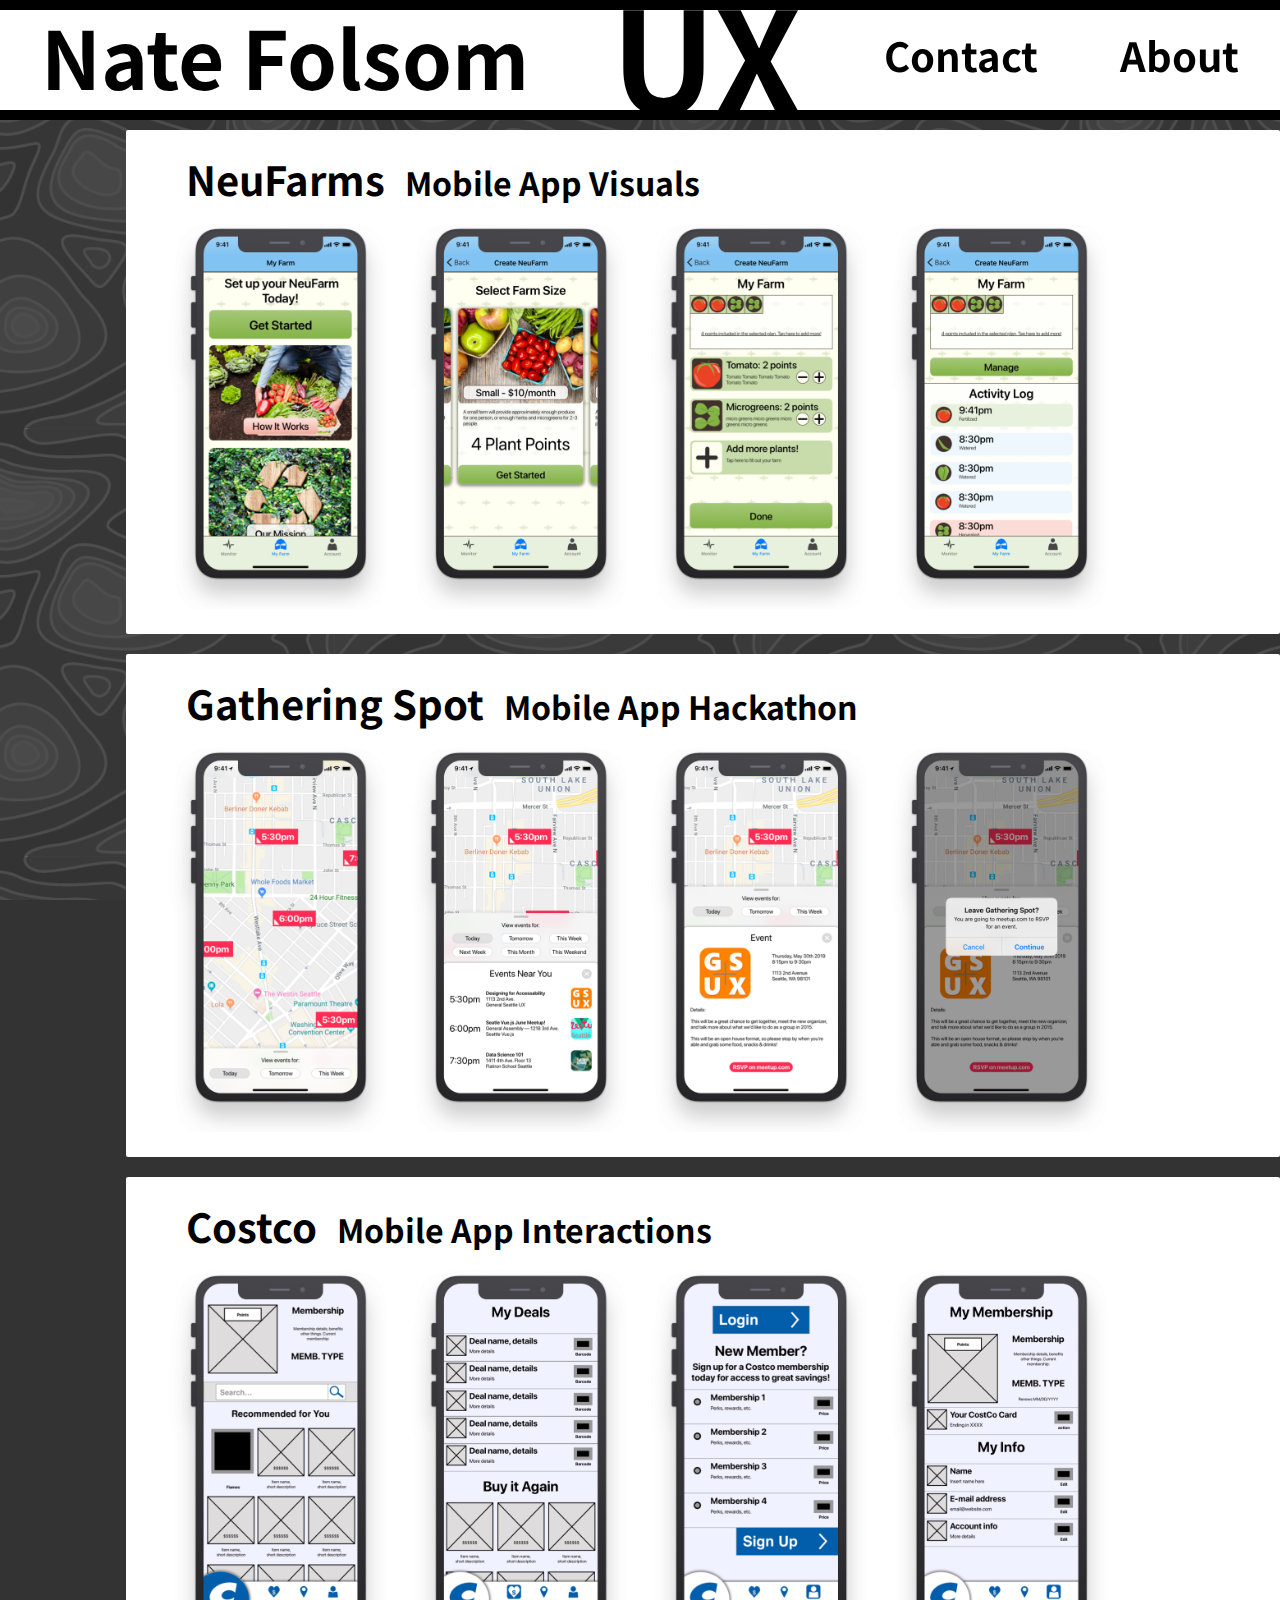
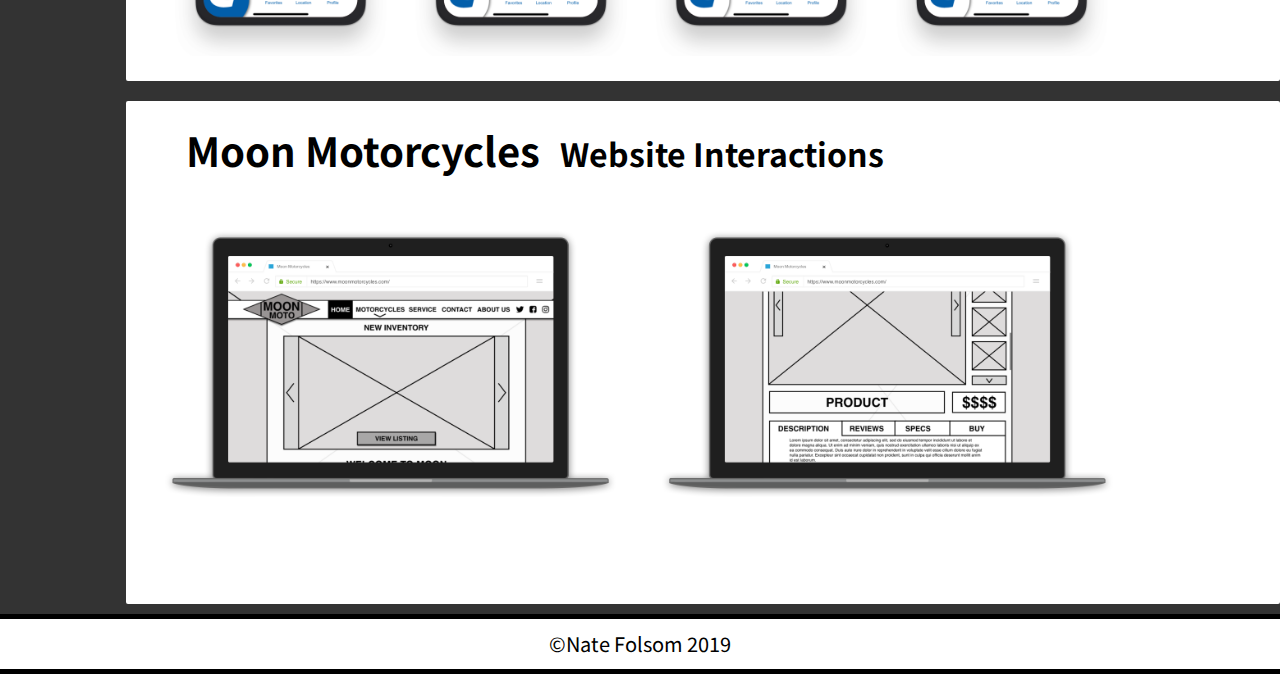
<file: index.html>
<!DOCTYPE html>

<html>
<head>
<title>Nate Folsom — UX Portfolio</title>
<link rel="shortcut icon" href="P5_Favicon.png" type="image/x-icon">
<link href="https://fonts.googleapis.com/css?family=Noto+Sans+TC:400,700"
rel="stylesheet">
<link href="docs/stylesheet1.css" rel="stylesheet">
<style>
.textBox {
  z-index: 0;
  float: left;
  display: -webkit-inline-box;
  display: -ms-inline-flexbox;
  display: inline-flex;
}
.description {
  font-size: 32px;
  padding-left: 20px;
}
.projImg {
  margin-top: -20px;
  max-width: 2300px;
  margin-left: -35px;
}
.Content:hover {
  margin: 10px 0 10px 0;
}
.Content {
  cursor: pointer;
}
</style>
</head>

<body>

<header id="myHeader">
</header>

<div class="mainContainer">
  <div class="spacerTop">
  </div>

<div class="contentContainer">

<!-- NEUFARMS -->
<a href="NeuFarms">
<div class="Content">
  <div class="textBox">
    <h1>NeuFarms<span class="description">Mobile App Visuals</span></h1>
  </div>
    <img class="contentImgF projImg" src="home/NeuFarms.png"/>
</div>
</a>

<!-- GATHERING SPOT -->
<a href="GatheringSpot">
<div class="Content">
  <div class="textBox">
    <h1>Gathering Spot<span class="description">Mobile App Hackathon</span></h1>
  </div>
    <img class="contentImgF projImg" src="home/Gathering Spot.png"/>
</div>
</a>

<!-- COSTCO -->
<a href="Costco">
<div class="Content">
  <div class="textBox">
    <h1>Costco<span class="description">Mobile App Interactions</span></h1>
  </div>
    <img class="contentImgF projImg" src="home/Costco.png"/>
</div>
</a>

<!-- MOON MOTORCYCLES -->
<a href="MoonMotorcycles">
<div class="Content">
  <div class="textBox">
    <h1>Moon Motorcycles<span class="description">Website Interactions</span></h1>
  </div>
  <img class="contentImgF projImg" src="home/Moon Motorcycles.png"/>
</div>
</a>
</div>
<div class="spacer">
</div>
<footer>
<p class="footerText">©Nate Folsom 2019</p>
</footer>
</div>

<script src="docs/pageBuild.js"></script>

</body>
</html>
</file>
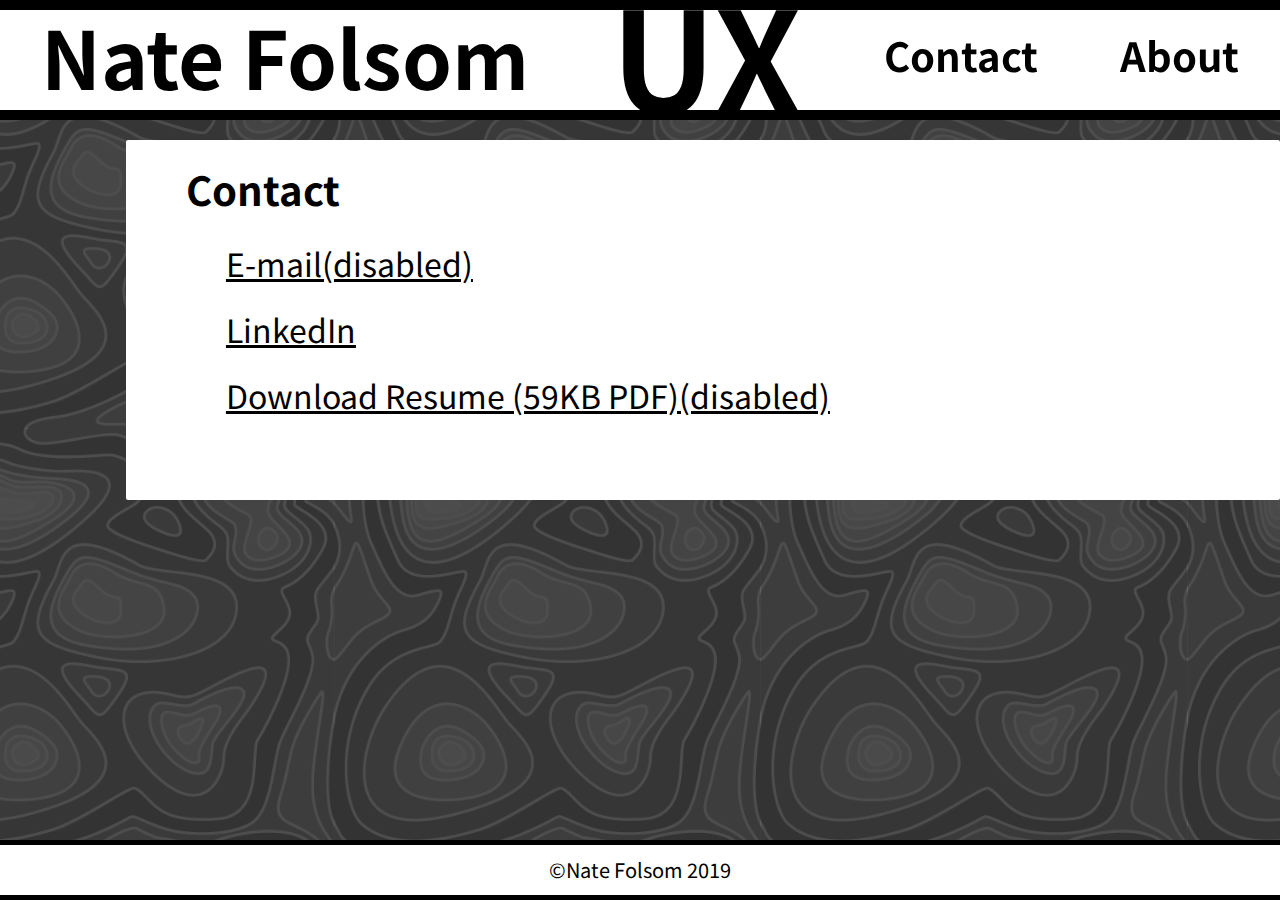
<file: Contact.html>
<!DOCTYPE html>

<html>
<head>
<title>Contact – Nate Folsom</title>
<link rel="shortcut icon" href="P5_Favicon.png" type="image/x-icon">
<link href="https://fonts.googleapis.com/css?family=Noto+Sans+TC:400,700"
rel="stylesheet">
<link href="docs/stylesheet1.css" rel="stylesheet">
  <style>
  ul.contactOptions {
      list-style-type: none;
      text-decoration: underline;
      position: relative;
      top: -20px;
      font-size: 32px;
    }
    li {
      padding: 10px 0;
    }

  </style>
</head>
<body>
  <header id="myHeader">
  </header>
<div class="mainContainer">
  <div class="spacerTop">
  </div>
  <div class="contentContainer">

    <div class="linksContainer">
    <div class="linksContent">
  <h1>Contact</h1>
  <ul class="contactOptions">
    <li>E-mail(disabled)</li>
    <li><a target="_blank" href="https://www.linkedin.com/in/nate-folsom-seattle/">LinkedIn</a></li>
    <li>Download Resume (59KB PDF)(disabled)</li>
  </ul>
</div></div>
</div>
<div class="spacer">
</div>
<footer>
<p class="footerText">©Nate Folsom 2019</p>
</footer>
</div>
<script src="docs/pageBuild.js"></script>
</body>
</html>
</file>
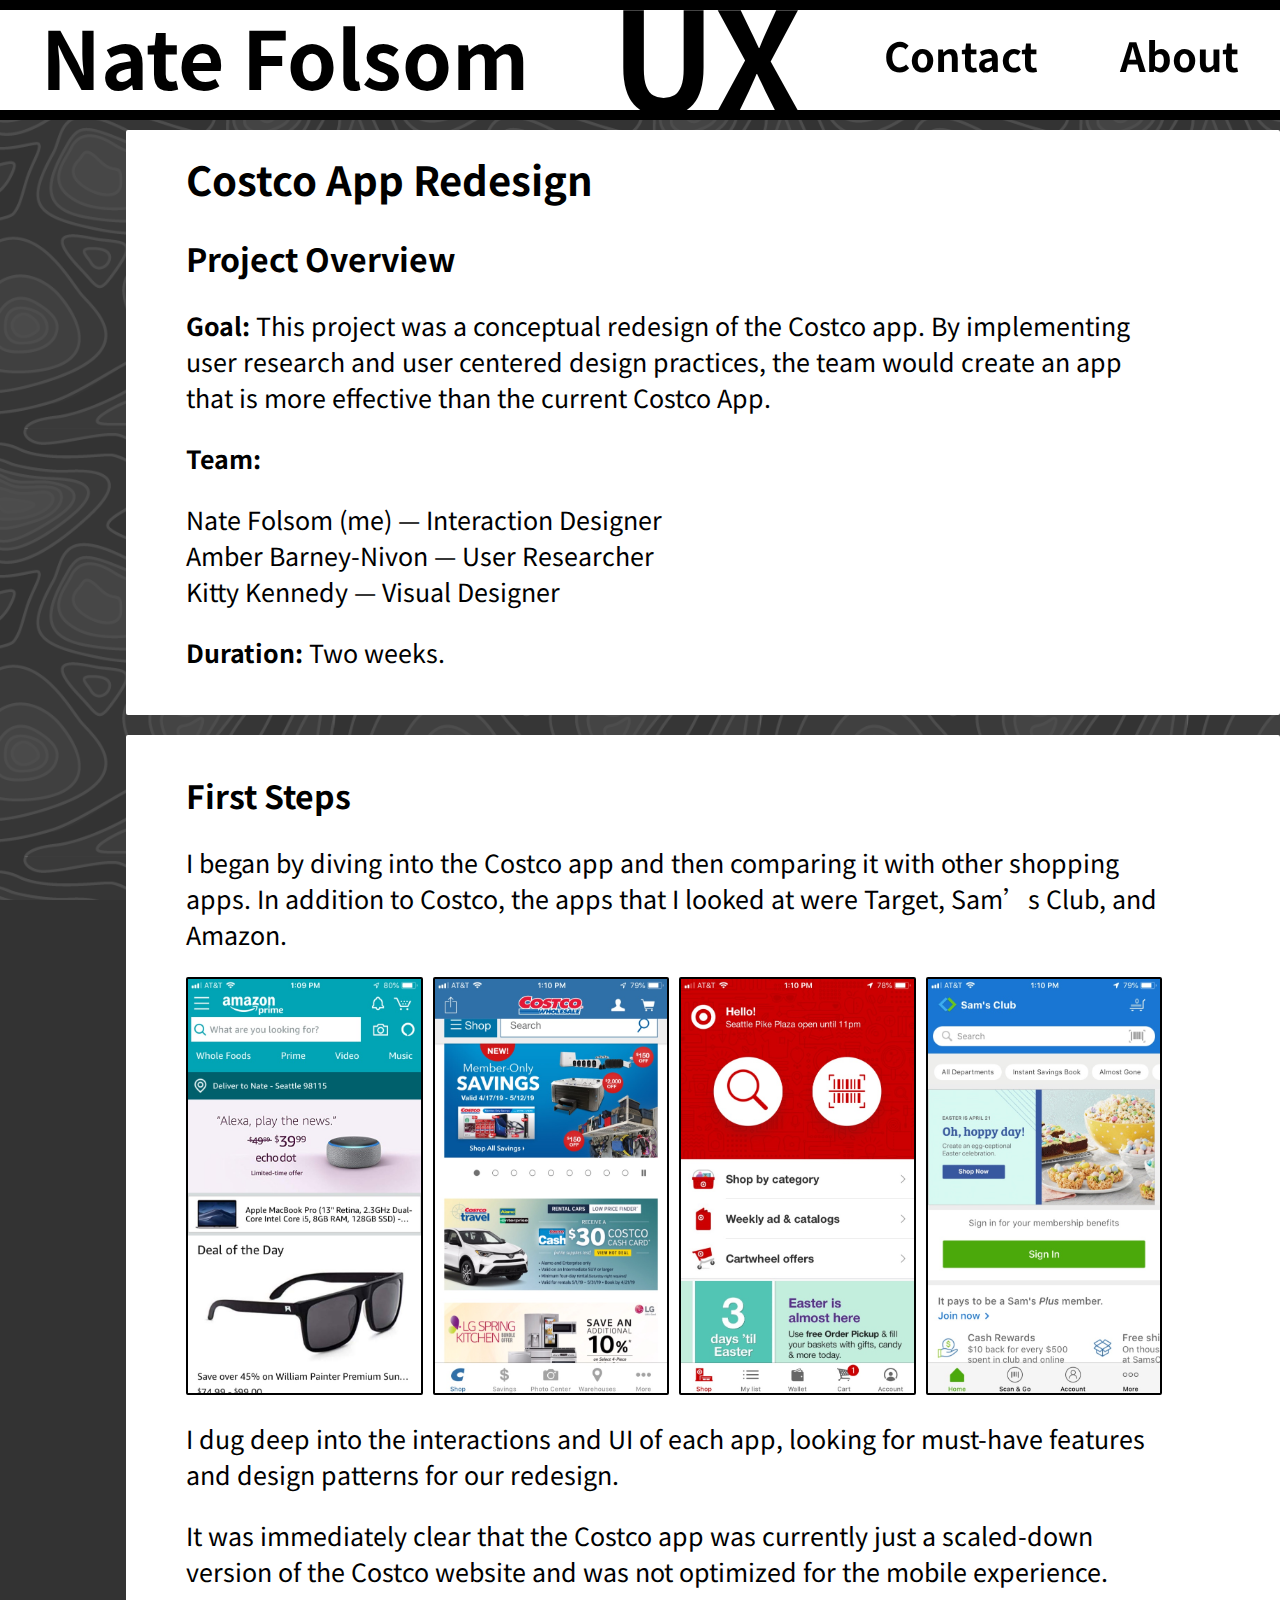
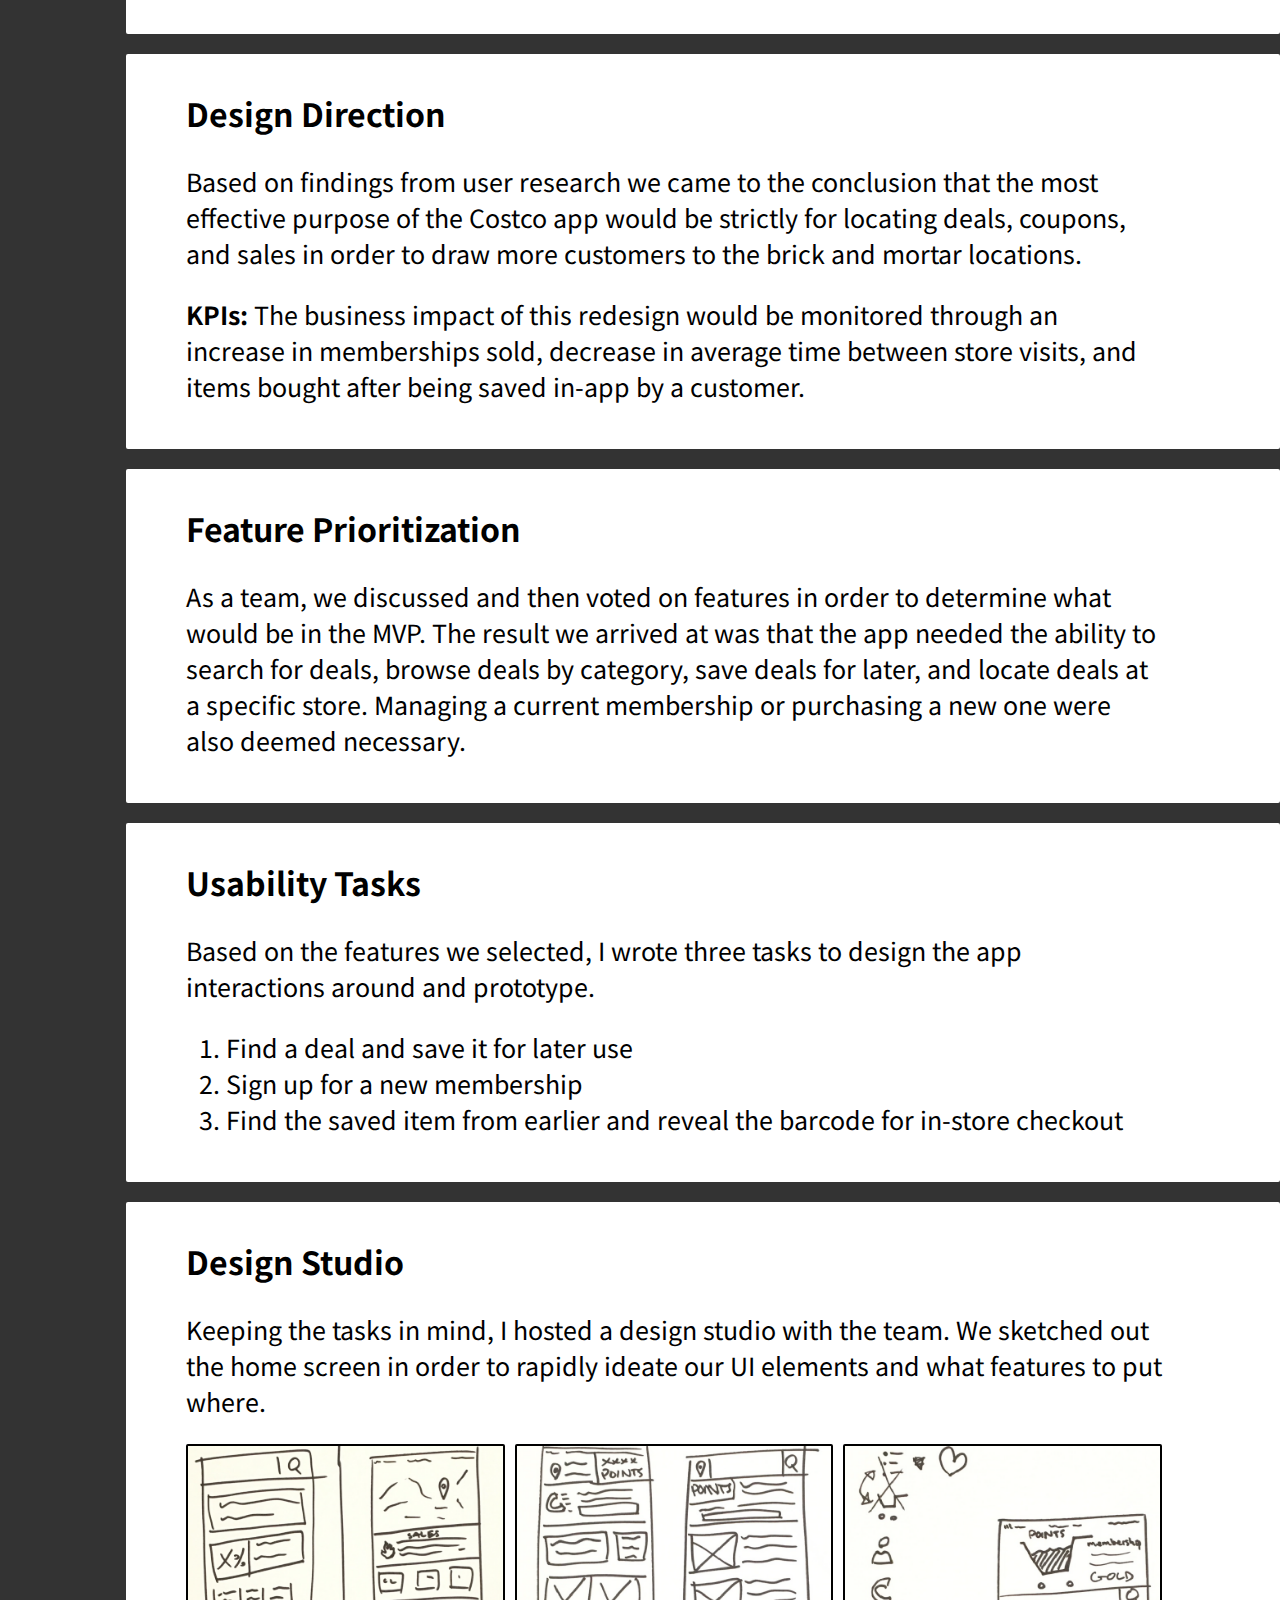
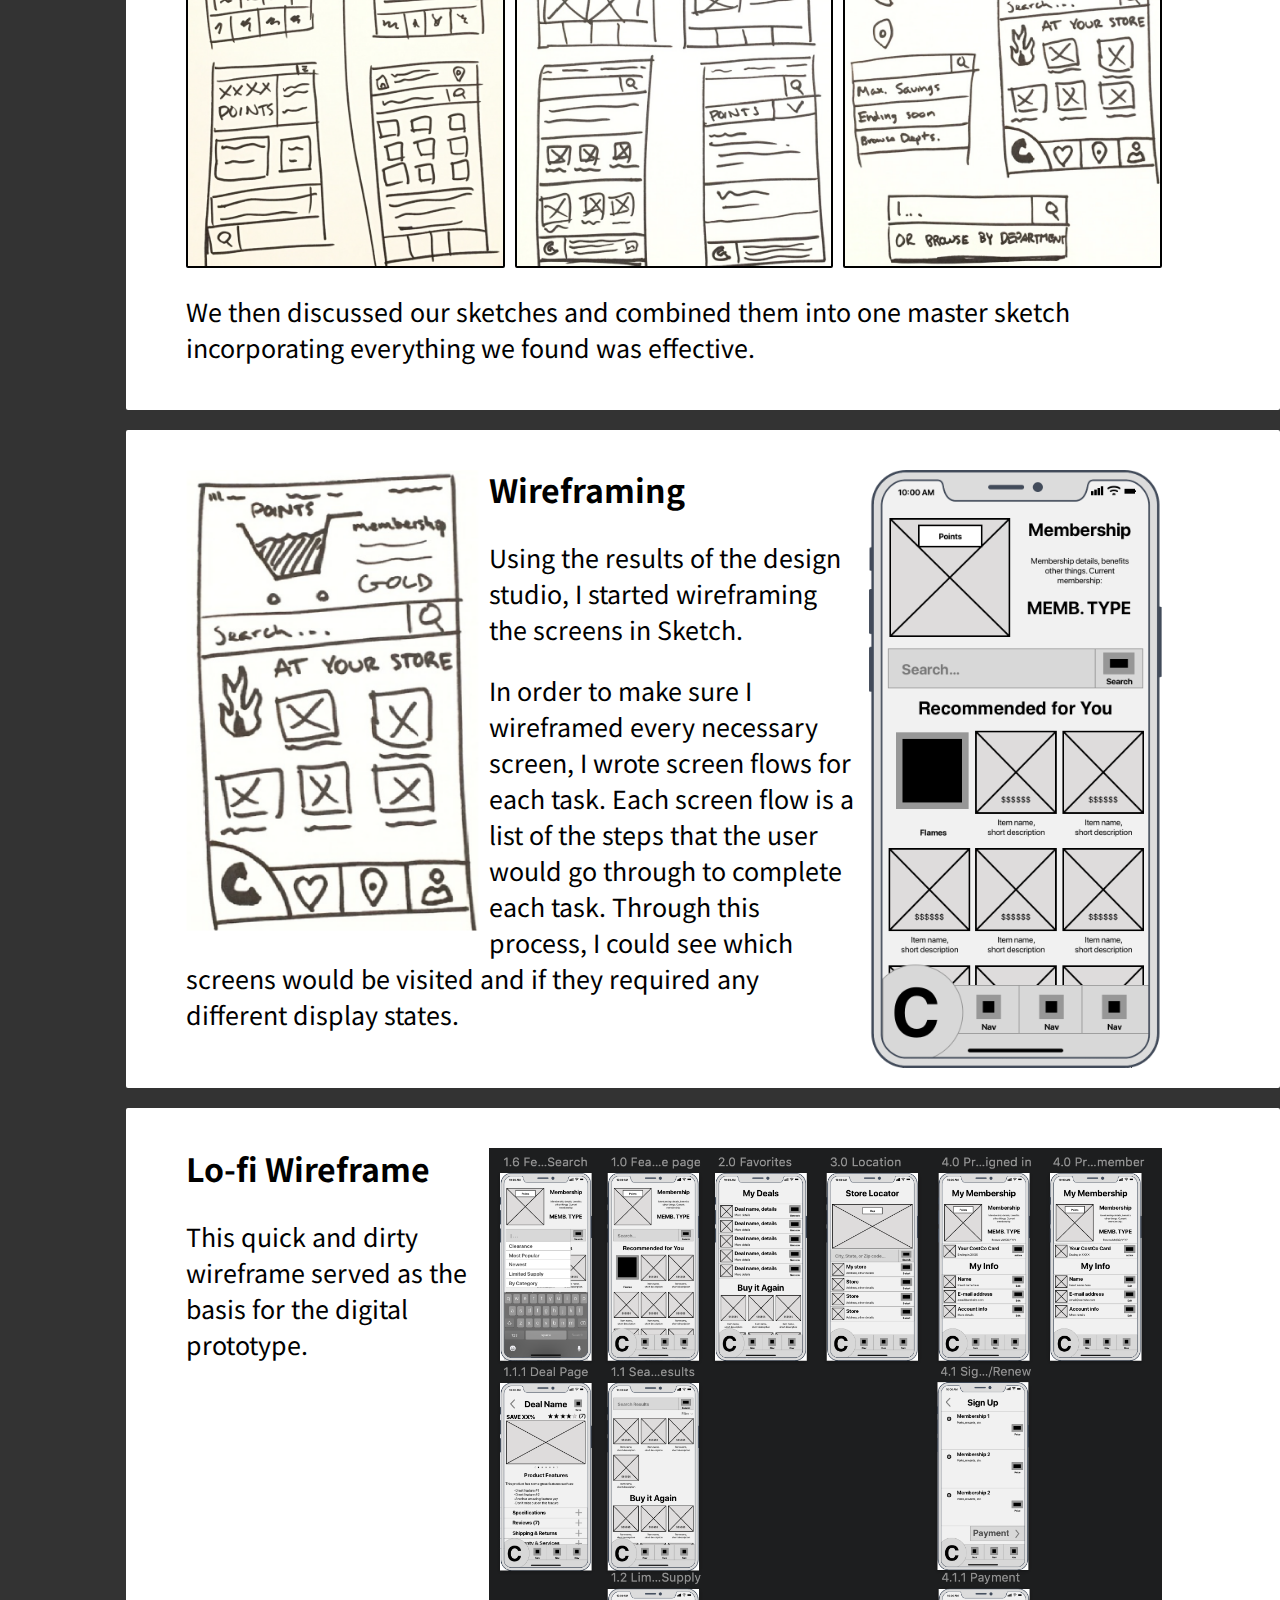
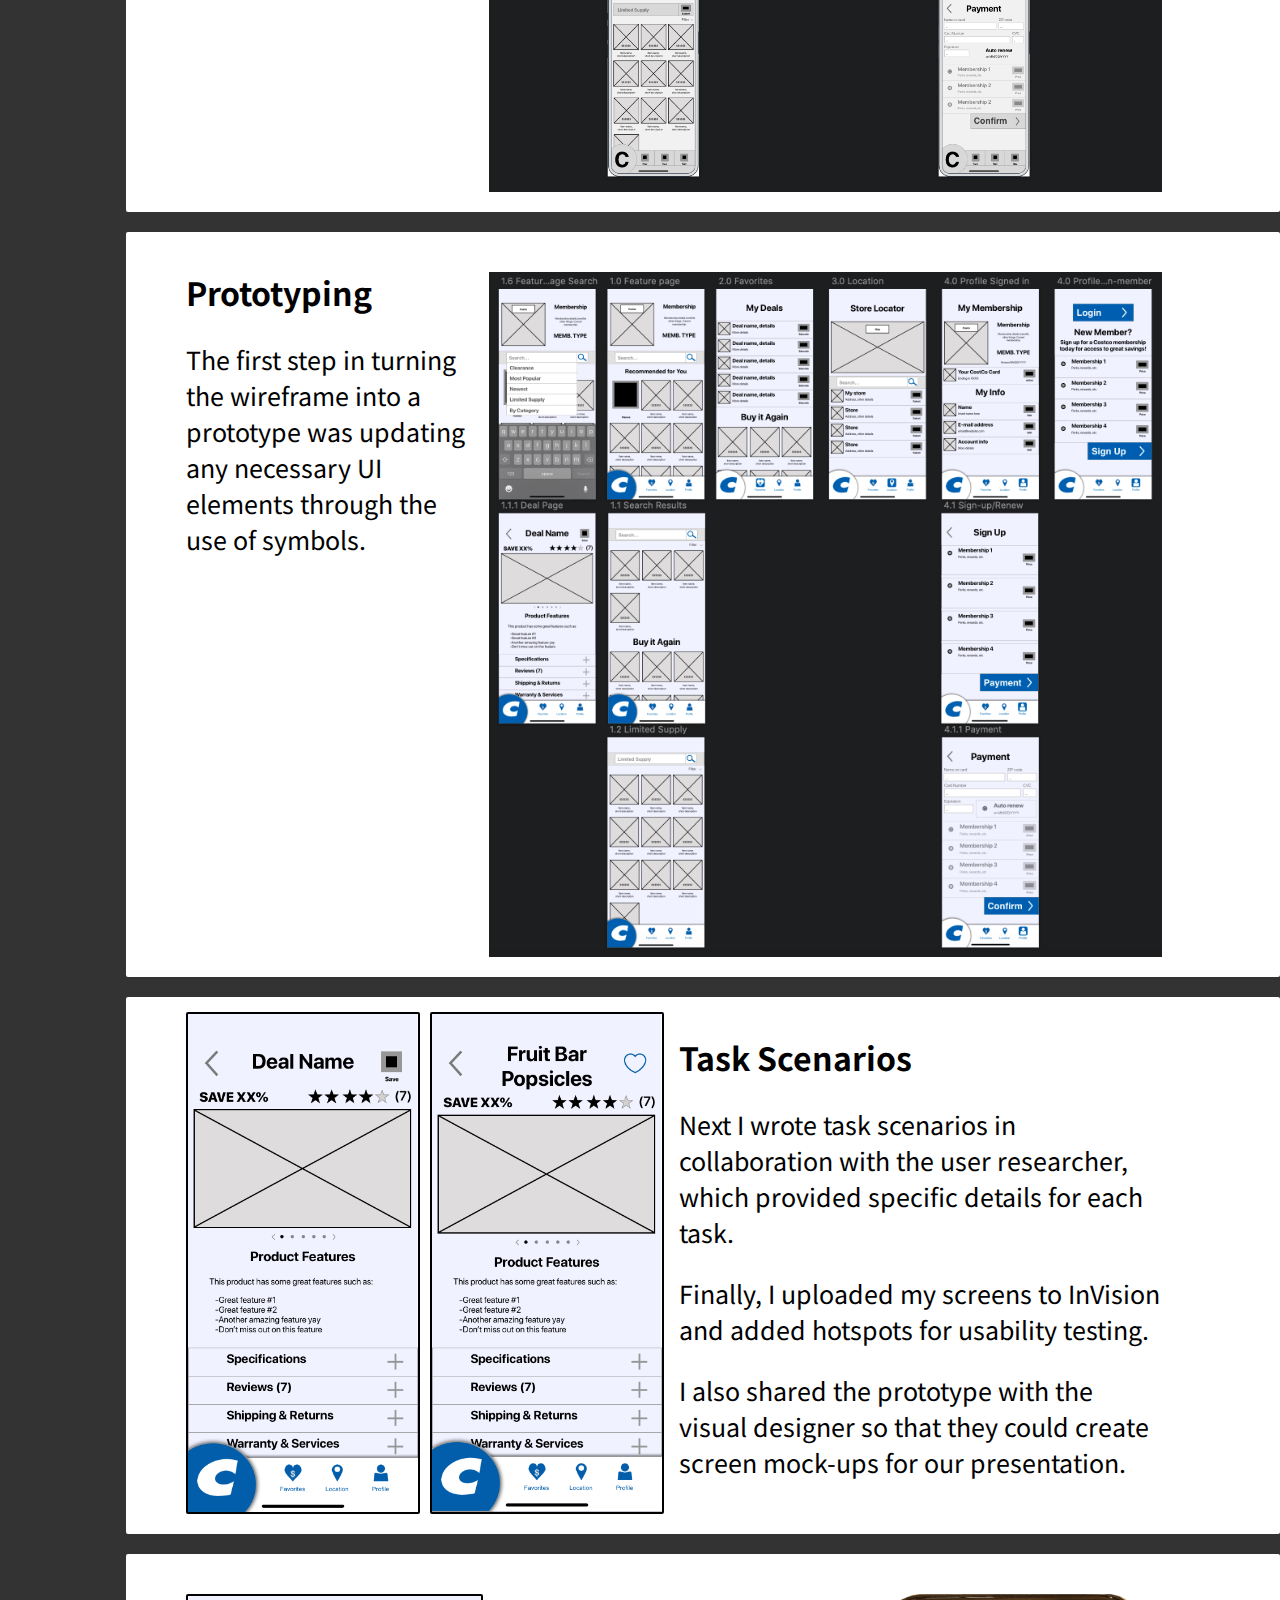
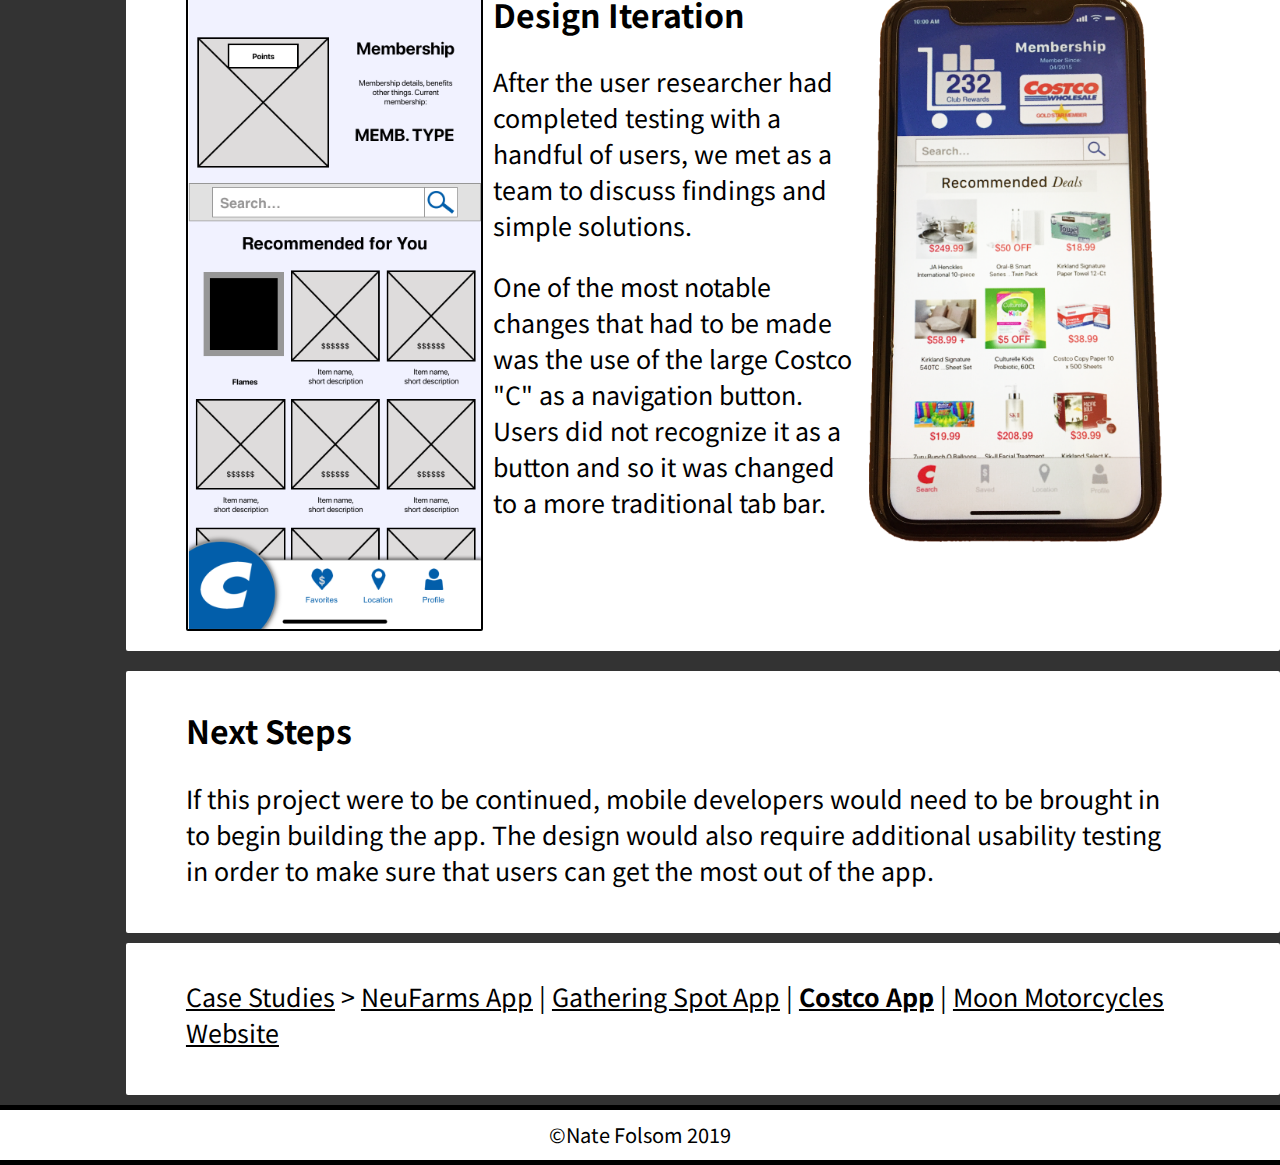
<file: Costco.html>
<!DOCTYPE html>

<html>
<head>
<title>Costco — Nate Folsom</title>
<link rel="shortcut icon" href="P5_Favicon.png" type="image/x-icon">
<link href="https://fonts.googleapis.com/css?family=Noto+Sans+TC:400,700"
rel="stylesheet">
<link href="docs/stylesheet1.css" rel="stylesheet">
  <style>
  </style>
</head>
<body>
  <header id="myHeader">
  </header>

  <div class="mainContainer">
    <div class="spacerTop">
    </div>

<div class="contentContainer">

<!-- PROJECT OVERVIEW -->
<div class="Content">
  <h1>Costco App Redesign</h1>
  <h2>Project Overview</h2>
  <p><span class="emph">Goal: </span>This project was a conceptual redesign
  of the Costco app. By implementing user research and user centered design
  practices, the team would create an app that is more effective than the
  current Costco App.</p>
  <p><span class="emph">Team: </span><ul class="team">
    <li>Nate Folsom (me) — Interaction Designer</li>
    <li>Amber Barney-Nivon — User Researcher</li>
    <li>Kitty Kennedy — Visual Designer</li></ul></p>
  <p><span class="emph">Duration: </span>Two weeks.
      </div>

<!-- FIRST STEPS -->
<div class="Content">
  <h2>First Steps</h2>
  <p> I began by diving into the Costco app and then comparing it with other
    shopping apps. In addition to Costco, the apps that I looked at were
    Target, Sam’s Club, and Amazon.</p>
  <div class="imgRow">
  <img class ="rowImg hasBorder" src="costco/amazon.jpg"/>
  <img class ="rowImg hasBorder" src="costco/costco.jpg"/>
  <img class ="rowImg hasBorder" src="costco/target.jpg"/>
  <img class ="rowImg hasBorder" src="costco/samsclub.jpg"/>
</div>
  <p>I dug deep into the interactions and UI of each app, looking for
  must-have features and design patterns for our redesign.</p>
  <p>It was immediately clear that the Costco app was currently just a
  scaled-down version of the Costco website and was not optimized for
  the mobile experience.</p>
</div>

<!-- DESIGN DIRECTION -->
<div class="Content">
  <h2>Design Direction</h2>
  <p>Based on findings from user research we came to the conclusion that
    the most effective purpose of the Costco app would be strictly for locating
    deals, coupons, and sales in order to draw more customers to the
    brick and mortar locations. </p>
  <p><span class="emph">KPIs: </span>The business impact of this redesign
    would be monitored through an increase in memberships sold, decrease
    in average time between store visits, and items bought after being saved
    in-app by a customer.</p>
</div>

<!-- FEATURE PRIORITIZATION -->
<div class="Content">
  <h2>Feature Prioritization</h2>
  <p>As a team, we discussed and then voted on features in order to determine
    what would be in the MVP. The result we arrived at
    was that the app needed the ability to search for deals, browse deals
    by category, save deals for later, and locate deals at a specific store.
    Managing a current membership or purchasing a new one were also
    deemed necessary.</p>
</div>

<!-- USABILITY TASKS -->
<div class="Content">
  <h2>Usability Tasks</h2>
  <p>Based on the features we selected, I wrote three tasks to
    design the app interactions around and prototype.</p>
  <ol class="tasks">
    <li>Find a deal and save it for later use</li>
    <li>Sign up for a new membership</li>
    <li>Find the saved item from earlier and reveal the
      barcode for in-store checkout</li>
    </ol>
</div>

<!-- DESIGN STUDIO -->
<div class="Content">
  <h2>Design Studio</h2>
  <p>Keeping the tasks in mind, I hosted a design studio with the team.
  We sketched out the home screen in order to rapidly ideate our UI
  elements and what features to put where. </p>
    <div class="imgRow">
    <img class="rowImg hasBorder" src="costco/designstudio1.png"/>
    <img class="rowImg hasBorder" src="costco/designstudio2.png"/>
    <img class="rowImg hasBorder" src="costco/designstudio3.png"/>
  </div>
  <p>We then discussed our sketches and combined them into one master sketch
    incorporating everything we found was effective. </p>
</div>

<!-- WIREFRAMING -->
<div class="Content">
  <img class="contentImgS left topper" src="costco/dsgnStudioResult.png"/>
  <img class="contentImgS right topper" src="costco/1.0 Feature page.png"/>
  <h2>Wireframing</h2>
  <p>Using the results of the design studio, I started wireframing
    the screens in Sketch. </p>
    <p>In order to make sure I wireframed every necessary screen,
    I wrote screen flows for each task. Each screen flow is a list of
    the steps that the user would go through to complete each task. Through
    this process, I could see which screens would be
    visited and if they required any different display states.</p>
</div>

<!-- LO-FI WIREFRAME -->
<div class="Content">
  <img class="contentImgL right topper" src="costco/P3 Wireframe.png"/>
  <h2>Lo-fi Wireframe </h2>
  <p>This quick and dirty wireframe served as the basis for the
    digital prototype. </p>
</div>

<!-- PROTOTYPE -->
<div class="Content">
  <img class="contentImgL right topper" src="costco/P3 Prototype.png"/>
  <h2>Prototyping</h2>
  <p>The first step in turning the wireframe into a prototype was
    updating any necessary UI elements through the use of symbols. </p>
</div>

<!-- TASK SCENARIOS -->
<div class="Content">
  <div class="imgRow rowM left wrapped">
  <img class="rowImg hasBorder" src="costco/1.1.1 Deal Page.png"/>
  <img class="rowImg hasBorder" src="costco/1.1.1 Deal Page V2.png"/>
</div>
  <h2>Task Scenarios</h2>
  <p>Next I wrote task scenarios in collaboration with the user
     researcher, which provided specific details for each task.</p>
     <p>Finally, I uploaded my screens to InVision and added hotspots
     for usability testing.</p>
     <p>I also shared the prototype with the visual designer so that
       they could create screen mock-ups for our presentation.</p>
</div>

<!-- DESIGN ITERATION -->
<div class="Content">
  <img class="contentImgS right topper" src="costco/costcoMockup.png"/>
  <img class="contentImgS left topper hasBorder" src="costco/CostcoIteration1.png"/>

  <h2>Design Iteration</h2>
  <p>After the user researcher had completed testing with a
    handful of users, we met as a team to discuss findings and simple
    solutions.</p>
  <p>One of the most notable changes that had to be made was the use of the
  large Costco "C" as a navigation button. Users did not recognize it as a
  button and so it was changed to a more traditional tab bar.</p>
</div>

<!-- NEXT STEPS -->
<div class="Content">
  <h2>Next Steps</h2>
  <p>If this project were to be continued, mobile developers would need to be
  brought in to begin building the app. The design would also require
  additional usability testing in order to make sure that users can get the
  most out of the app.</p>
</div>

<!-- CASE STUDY LINKS -->
<div class="linksContainer">
<div class="linksContent">
  <p class="Links"><a class="caseStudyLinks" href="/">Case Studies</a>
    > <a class="caseStudyLinks" href="NeuFarms">NeuFarms App</a>
  | <a class="caseStudyLinks" href="MoonMotorcycles">Gathering Spot App</a>
  | <a class="caseStudyLinks" href="Costco"><span class="emph">Costco App</span></a>
  | <a class="caseStudyLinks" href="MoonMotorcycles">Moon Motorcycles Website</a></p>
</div>
</div>

</div>
<div class="spacer">
</div>
<footer>
<p class="footerText">©Nate Folsom 2019</p>
</footer>
</div>
<script src="docs/pageBuild.js"></script>
</body>
</html>
</file>
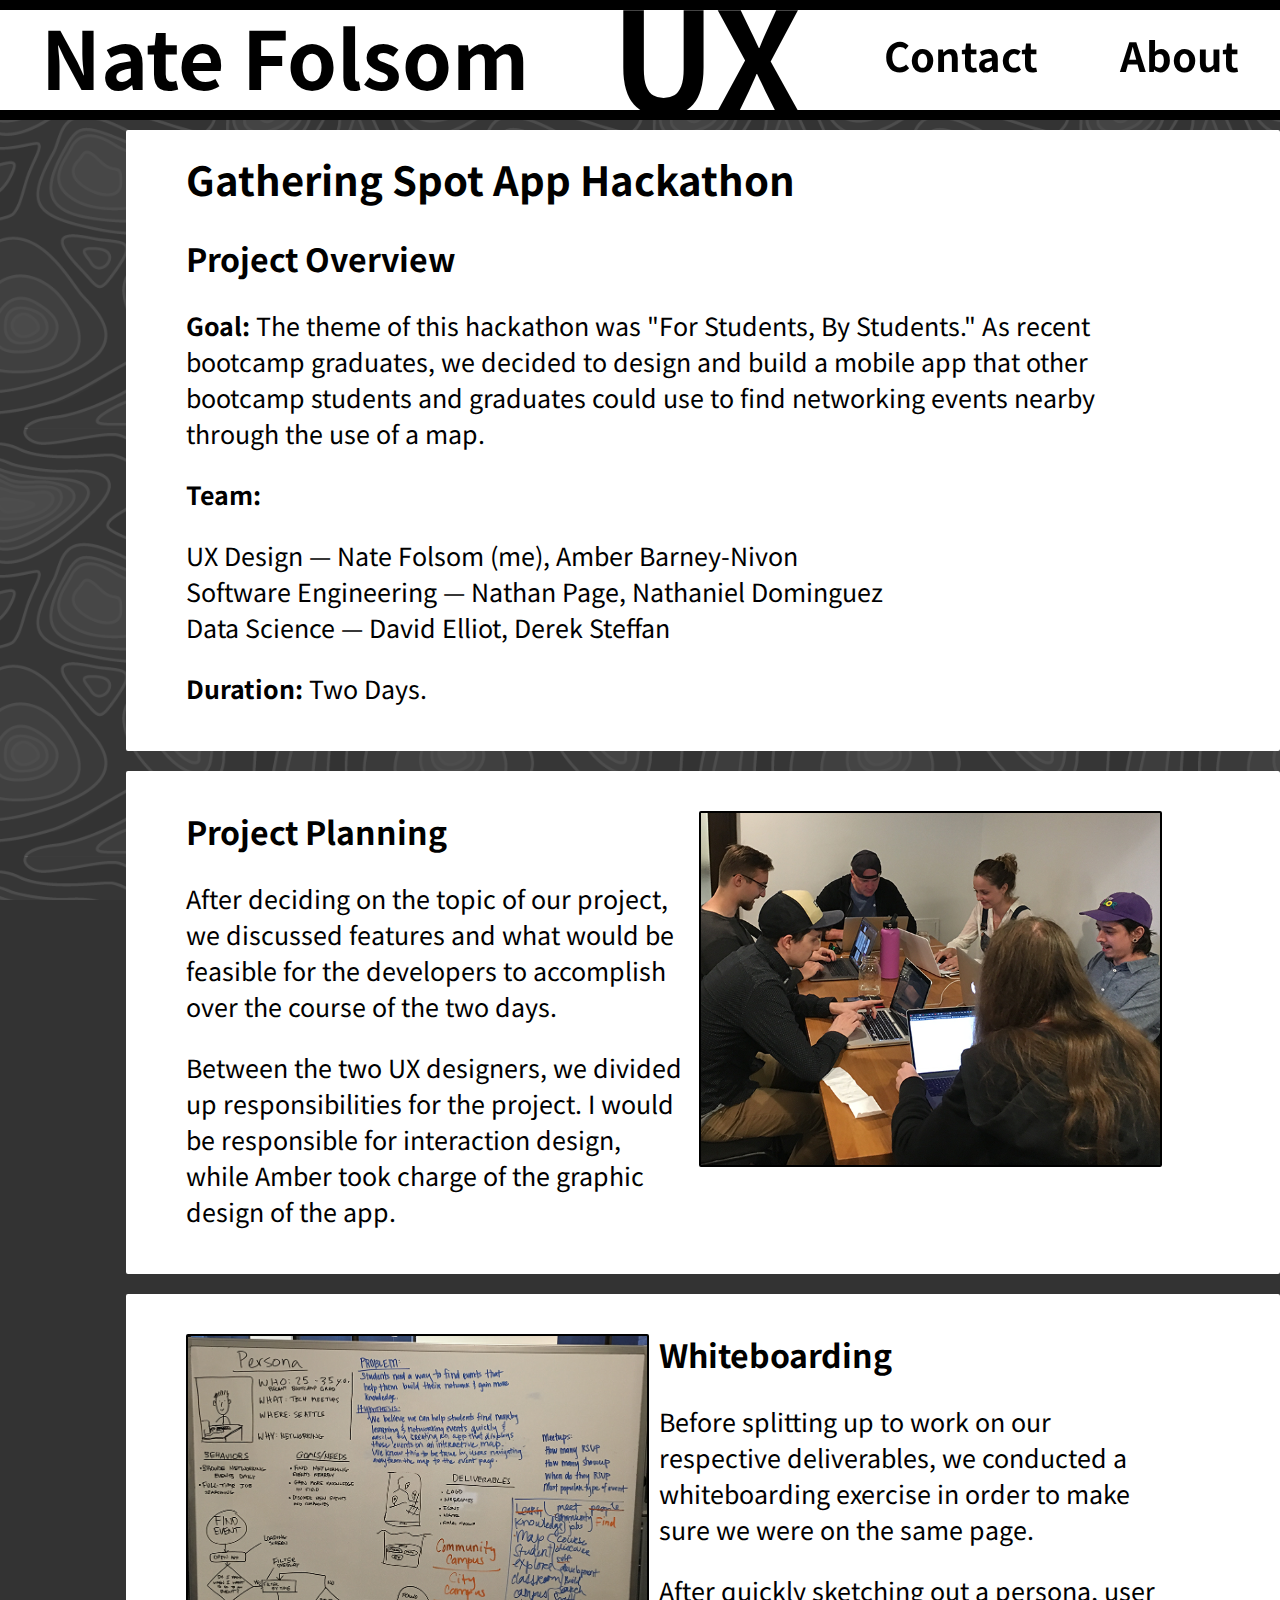
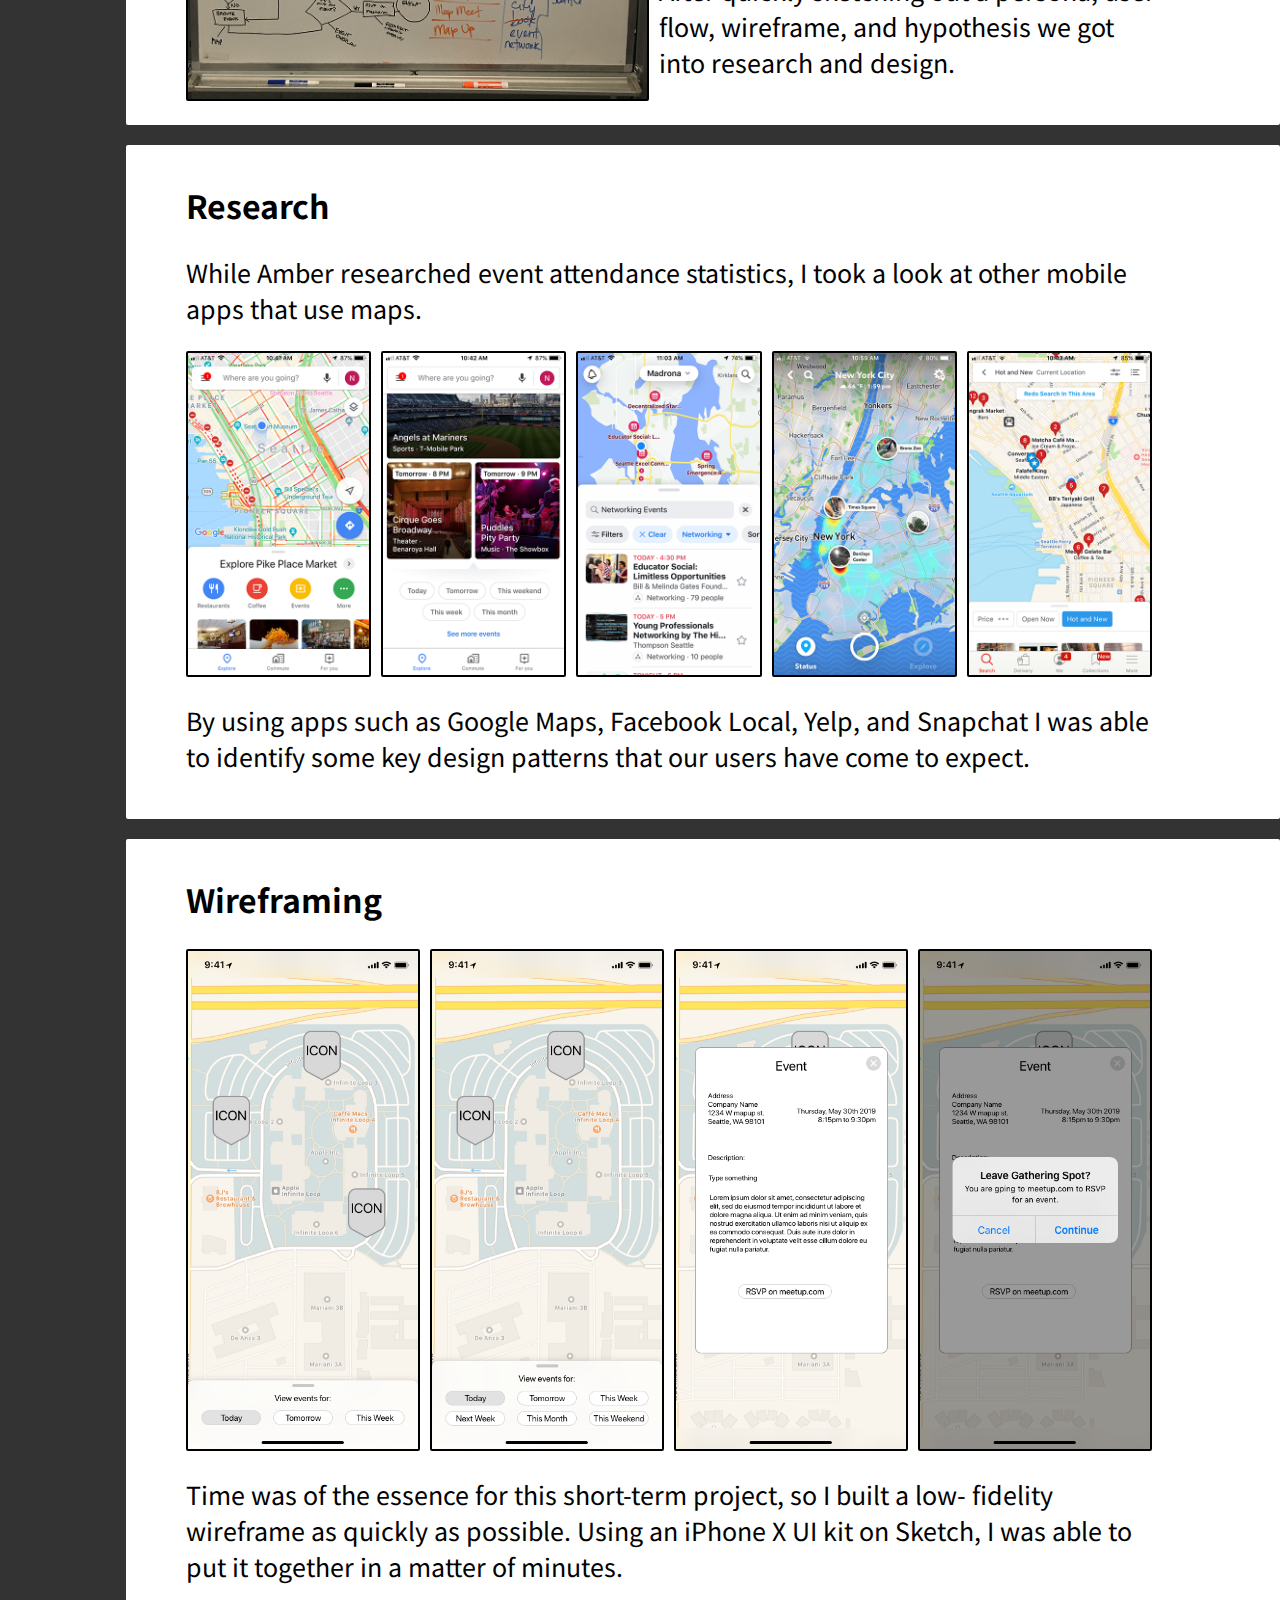
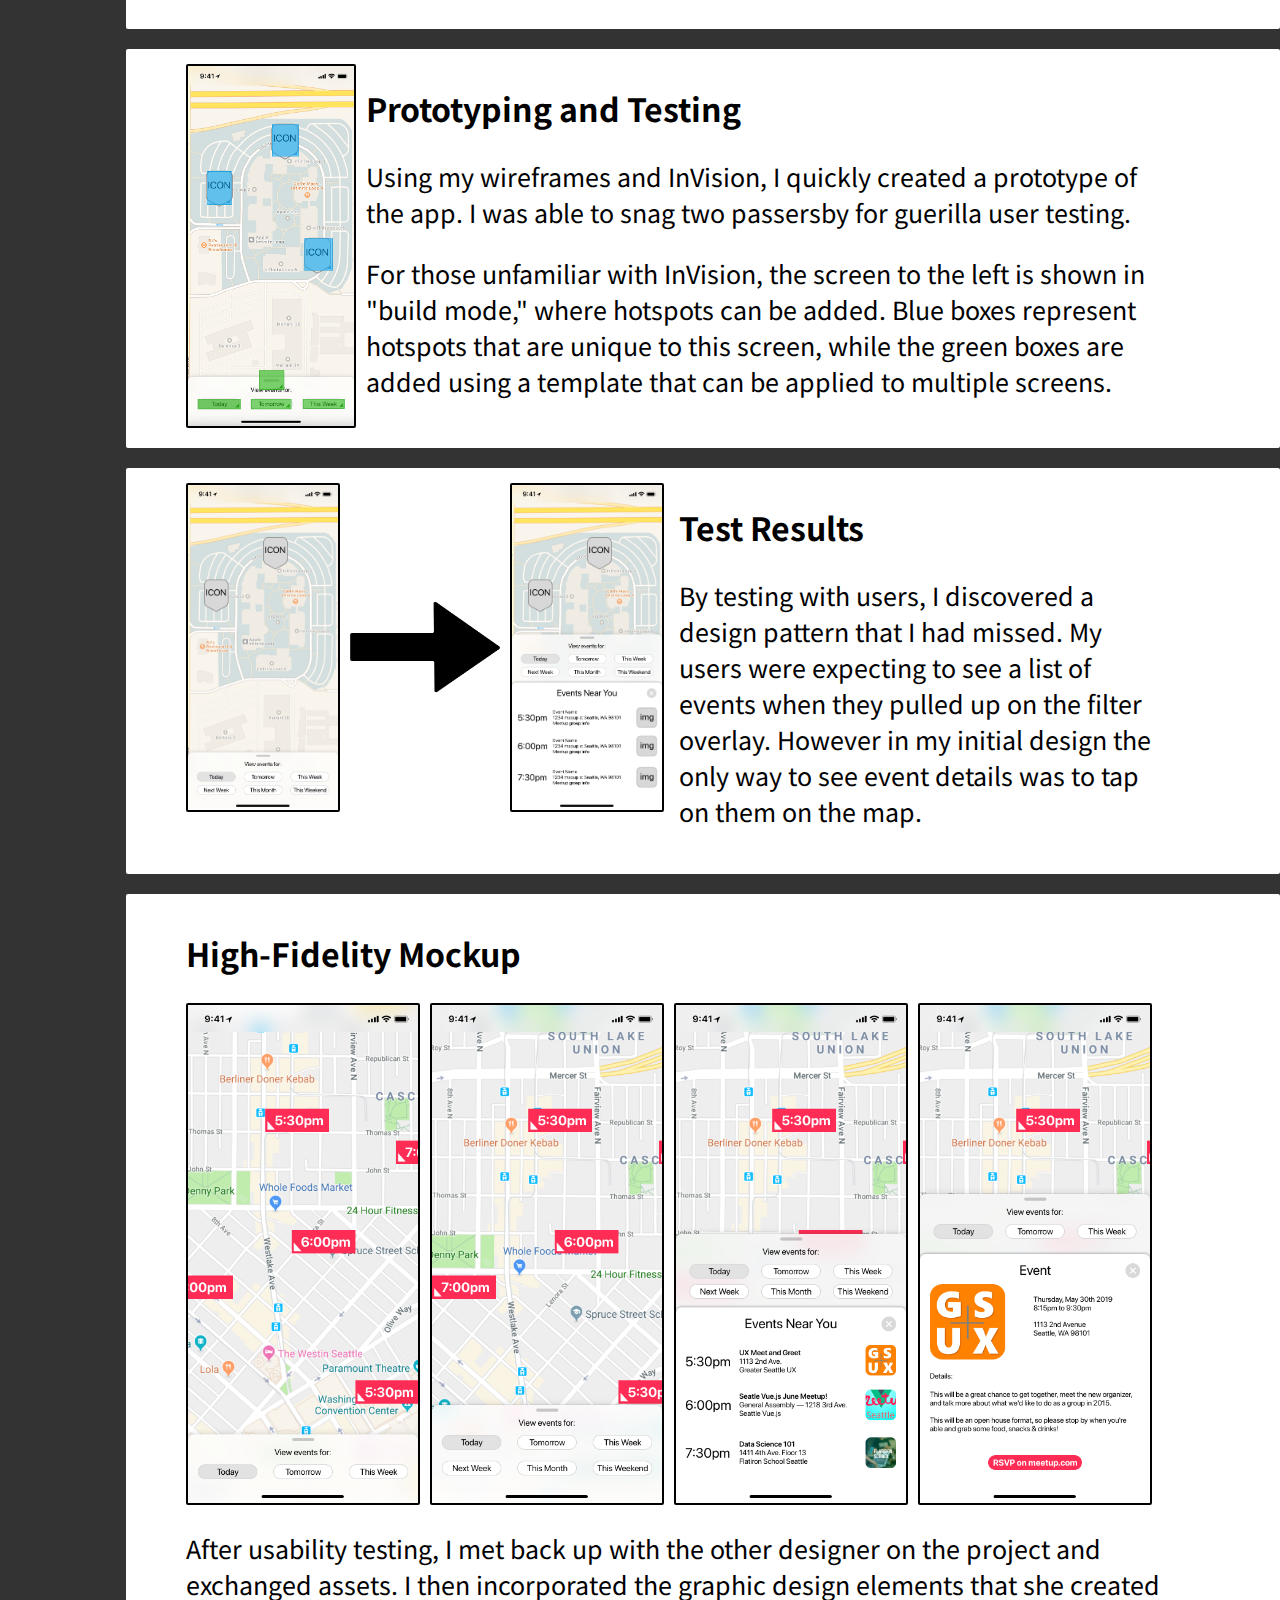
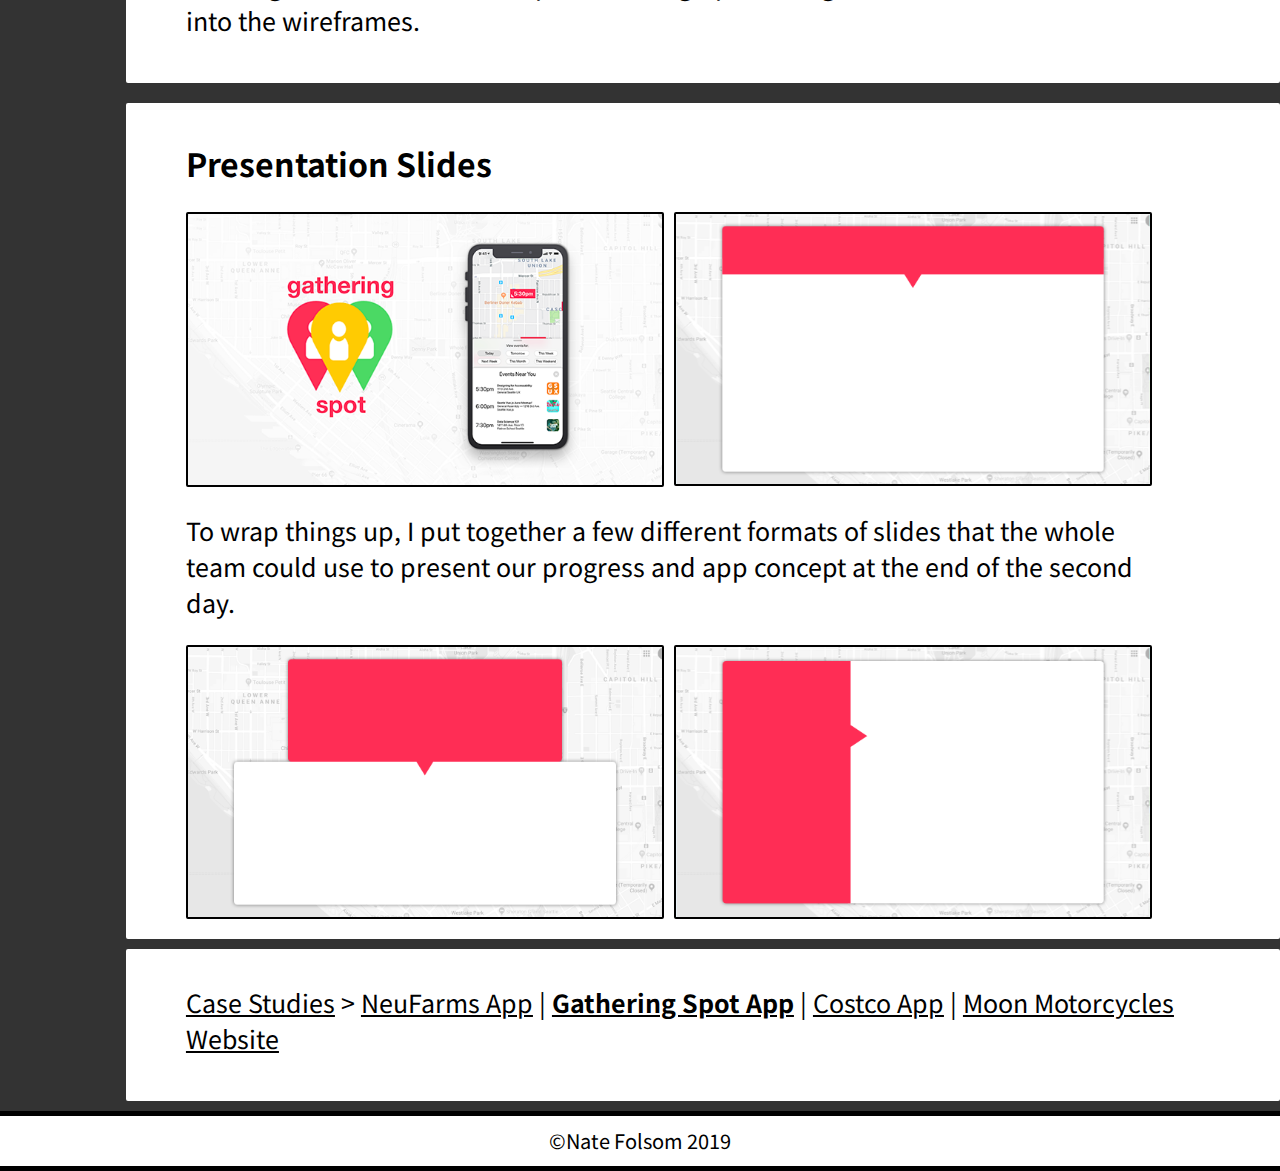
<file: GatheringSpot.html>
<!DOCTYPE html>

<html>
<head>
<title>Gathering Spot — Nate Folsom</title>
<link rel="shortcut icon" href="P5_Favicon.png" type="image/x-icon">
<link href="https://fonts.googleapis.com/css?family=Noto+Sans+TC:400,700"
rel="stylesheet">
<link href="docs/stylesheet1.css" rel="stylesheet">

</head>
<body>
  <header id="myHeader">
  </header>

  <div class="mainContainer">
    <div class="spacerTop">
    </div>

<div class="contentContainer">

<!-- PROJECT OVERVIEW -->
<div class="Content">
  <h1>Gathering Spot App Hackathon</h1>
  <h2>Project Overview</h2>
  <p><span class="emph">Goal: </span>The theme of this hackathon was "For
  Students, By Students." As recent bootcamp graduates, we decided to
  design and build a mobile app that other bootcamp students and graduates could use
  to find networking events nearby through the use of a map.</p>
  <p><span class="emph">Team: </span><ul class="team">
       <li>UX Design
          — Nate Folsom (me), Amber Barney-Nivon</li>
       <li>Software Engineering
          — Nathan Page, Nathaniel Dominguez</li>
       <li>Data Science
          — David Elliot, Derek Steffan</li></ul></p>
  <p><span class="emph">Duration: </span>Two Days.
     </div>

<!-- TEAM PLANNING -->
<div class="Content">
    <img class="contentImg right topper hasBorder" src="gatheringspot/teamwork.png"/>
 <h2>Project Planning</h2>
  <p>After deciding on the topic of our project, we discussed features and what
  would be feasible for the developers to accomplish over the course of the
  two days.</p>
  <p>Between the two UX designers, we divided up responsibilities for
  the project. I would be responsible for interaction design, while Amber
  took charge of the graphic design of the app.</p>
</div>

<!-- WHITEBOARDING -->
<div class="Content">
    <img class="contentImg left topper hasBorder" src="gatheringspot/GS Whiteboard.png"/>
  <h2>Whiteboarding</h2>
  <p>Before splitting up to work on our respective deliverables, we conducted
  a whiteboarding exercise in order to make sure we were on the same page. </p>
  <p>After quickly sketching out a persona, user flow, wireframe, and hypothesis
  we got into research and design.</p>
</div>

<!-- RESEARCH -->
<div class="Content">
  <h2>Research</h2>
  <p>While Amber researched event attendance statistics, I took a look at other
  mobile apps that use maps.</p>
  <div class="imgRow rowL">
    <img class="rowImg hasBorder" src="gatheringspot/research1.png"/>
    <img class="rowImg hasBorder" src="gatheringspot/research2.png"/>
    <img class="rowImg hasBorder" src="gatheringspot/research3.png"/>
    <img class="rowImg hasBorder" src="gatheringspot/research4.png"/>
    <img class="rowImg hasBorder" src="gatheringspot/research5.png"/>
  </div>
  <p>By using apps such as Google Maps, Facebook Local, Yelp, and Snapchat I was
  able to identify some key design patterns that our users have come to expect.</p>
</div>

<!-- WIREFRAMING -->
<div class="Content">
  <h2>Wireframing</h2>
  <div class="imgRow rowL">
  <img class="rowImg hasBorder" src="gatheringspot/wf1.png"/>
  <img class="rowImg hasBorder" src="gatheringspot/wf2.png"/>
  <img class="rowImg hasBorder" src="gatheringspot/wf3.png"/>
  <img class="rowImg hasBorder" src="gatheringspot/wf4.png"/>
</div>

  <p>Time was of the essence for this short-term project, so I built a low-
  fidelity wireframe as quickly as possible. Using an iPhone X UI kit on
  Sketch, I was able to put it together in a matter of minutes. </p>
</div>

<!-- PROTOTYPING AND TESTING-->
<div class="Content">
  <img class="contentImgXS left wrapped hasBorder" src="gatheringspot/prototype.png"/>
  <h2>Prototyping and Testing</h2>
  <p>Using my wireframes and InVision, I quickly created a prototype of the app.
  I was able to snag two passersby for guerilla user testing.</p>
  <p>For those unfamiliar with InVision, the screen to the left is shown in
  "build mode," where hotspots can be added. Blue boxes represent hotspots that
  are unique to this screen, while the green boxes are added using a template
  that can be applied to multiple screens.
</div>

<!-- TEST RESULTS -->
<div class="Content">
  <div class="imgRow rowM left wrapped">
  <img class="rowImg hasBorder" src="gatheringspot/wf2.png"/>
  <img class="rowImg" src="Arrow.png"/>
  <img class="rowImg hasBorder" src="gatheringspot/wf2.1.png"/>
</div>
  <h2>Test Results</h2>
  <p>By testing with users, I discovered a design pattern that I had missed.
  My users were expecting to see a list of events when they pulled up on the
  filter overlay. However in my initial design the only way to see event
  details was to tap on them on the map. </p>
</div>

<!-- HIFI MOCKUP -->
<div class="Content">
  <h2>High-Fidelity Mockup</h2>
  <div class="imgRow rowL">
  <img class="rowImg hasBorder" src="gatheringspot/hf1.png"/>
  <img class="rowImg hasBorder" src="gatheringspot/hf2.png"/>
  <img class="rowImg hasBorder" src="gatheringspot/hf3.png"/>
  <img class="rowImg hasBorder" src="gatheringspot/hf4.png"/>
</div>
  <p>After usability testing, I met back up with the other designer on the
  project and exchanged assets. I then incorporated the graphic design elements
  that she created into the wireframes.</p>
</div>

<!-- PRESENTATION SLIDES -->
<div class="Content">
  <h2>Presentation Slides</h2>
  <div class="imgRow rowL">
  <img class="rowImg hasBorder" src="gatheringspot/ps1.png"/>
  <img class="rowImg hasBorder" src="gatheringspot/ps2.png"/>
</div>
<p>To wrap things up, I put together a few different formats of slides that
the whole team could use to present our progress and app concept at the end of
the second day.</p>
<div class="imgRow rowL">
  <img class="rowImg hasBorder" src="gatheringspot/ps3.png"/>
  <img class="rowImg hasBorder" src="gatheringspot/ps4.png"/>
</div>
</div>

<!-- CASE STUDY LINKS -->
<div class="linksContainer">
<div class="linksContent">
  <p class="Links"><a class="caseStudyLinks" href="/">Case Studies</a>
    > <a class="caseStudyLinks" href="NeuFarms">NeuFarms App</a>
  | <a class="caseStudyLinks" href="Costco"><span class="emph">Gathering Spot App</span></a>
  | <a class="caseStudyLinks" href="Costco">Costco App</a>
  | <a class="caseStudyLinks" href="MoonMotorcycles">Moon Motorcycles Website</a></p>
</div>
</div>

</div>

<div class="spacer">
</div>
<footer>
<p class="footerText">©Nate Folsom 2019</p>
</footer>
</div>
<script src="docs/pageBuild.js"></script>
</body>
</html>
</file>
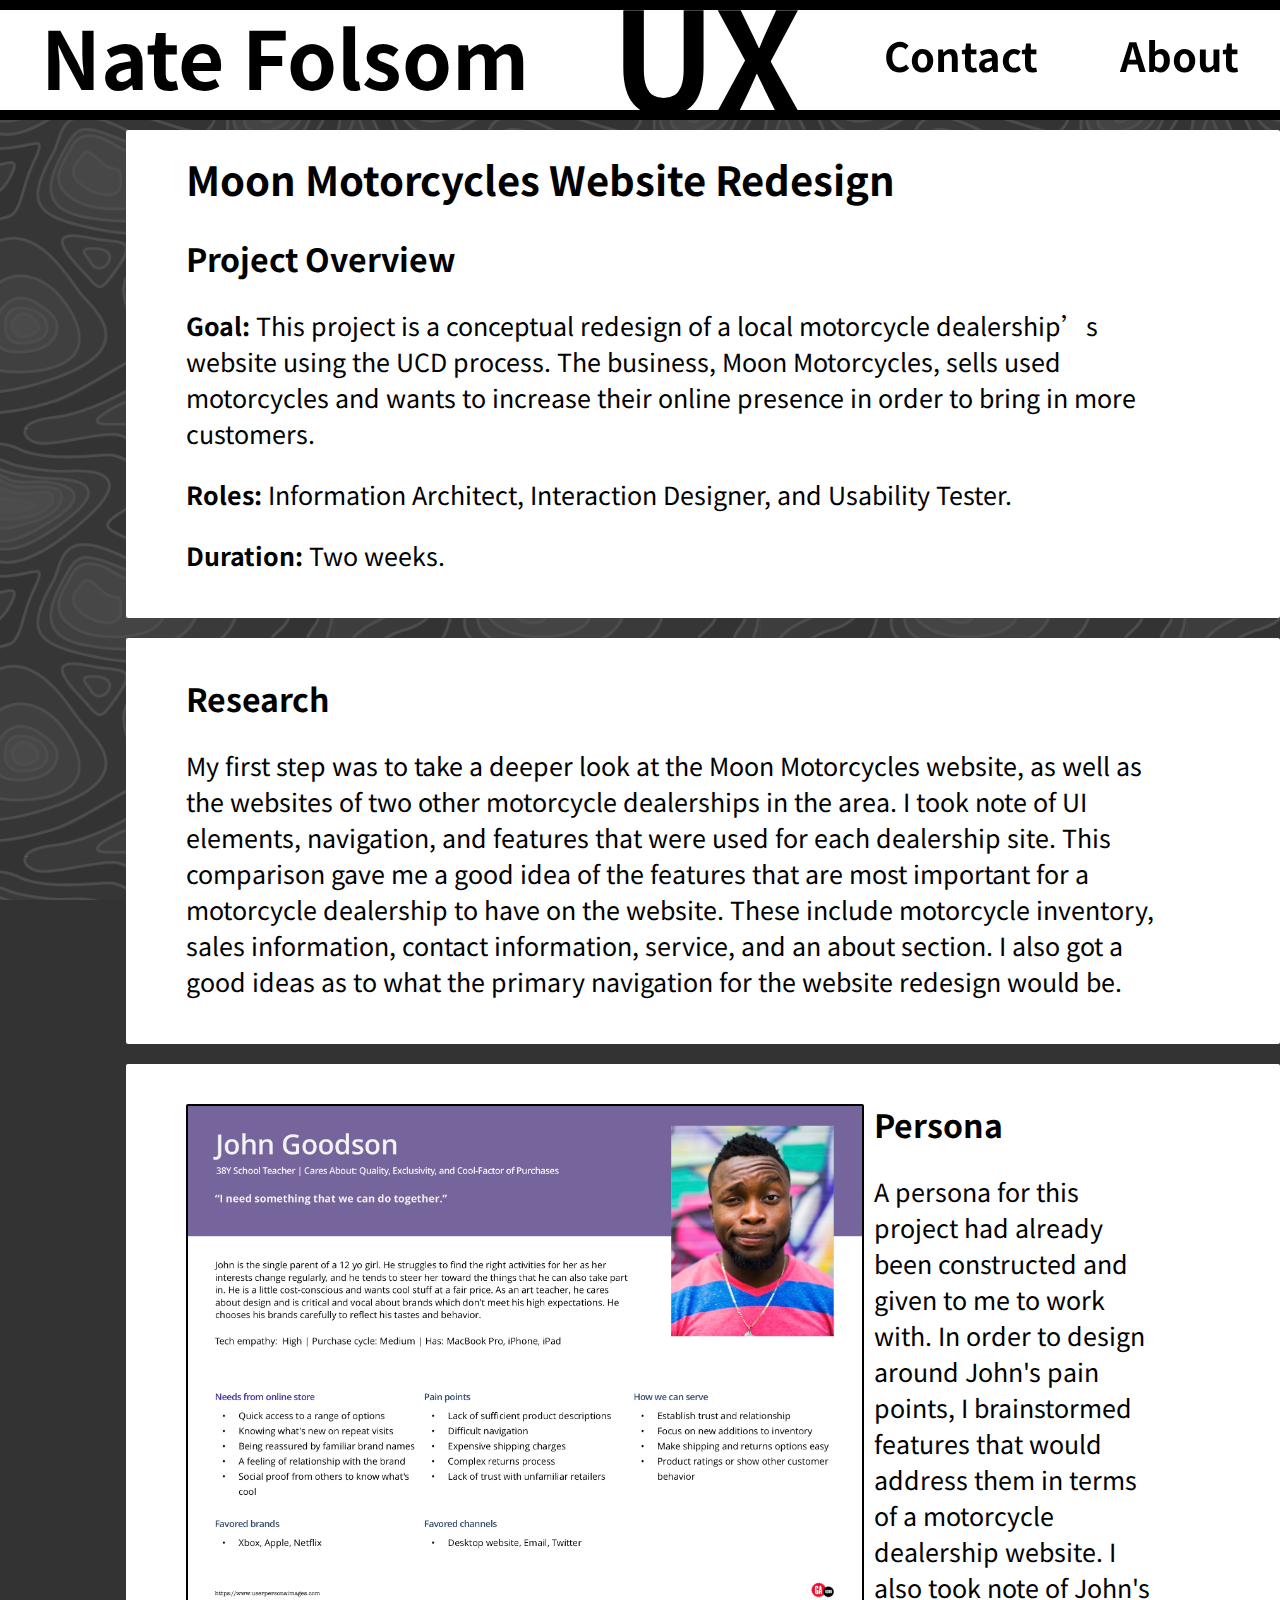
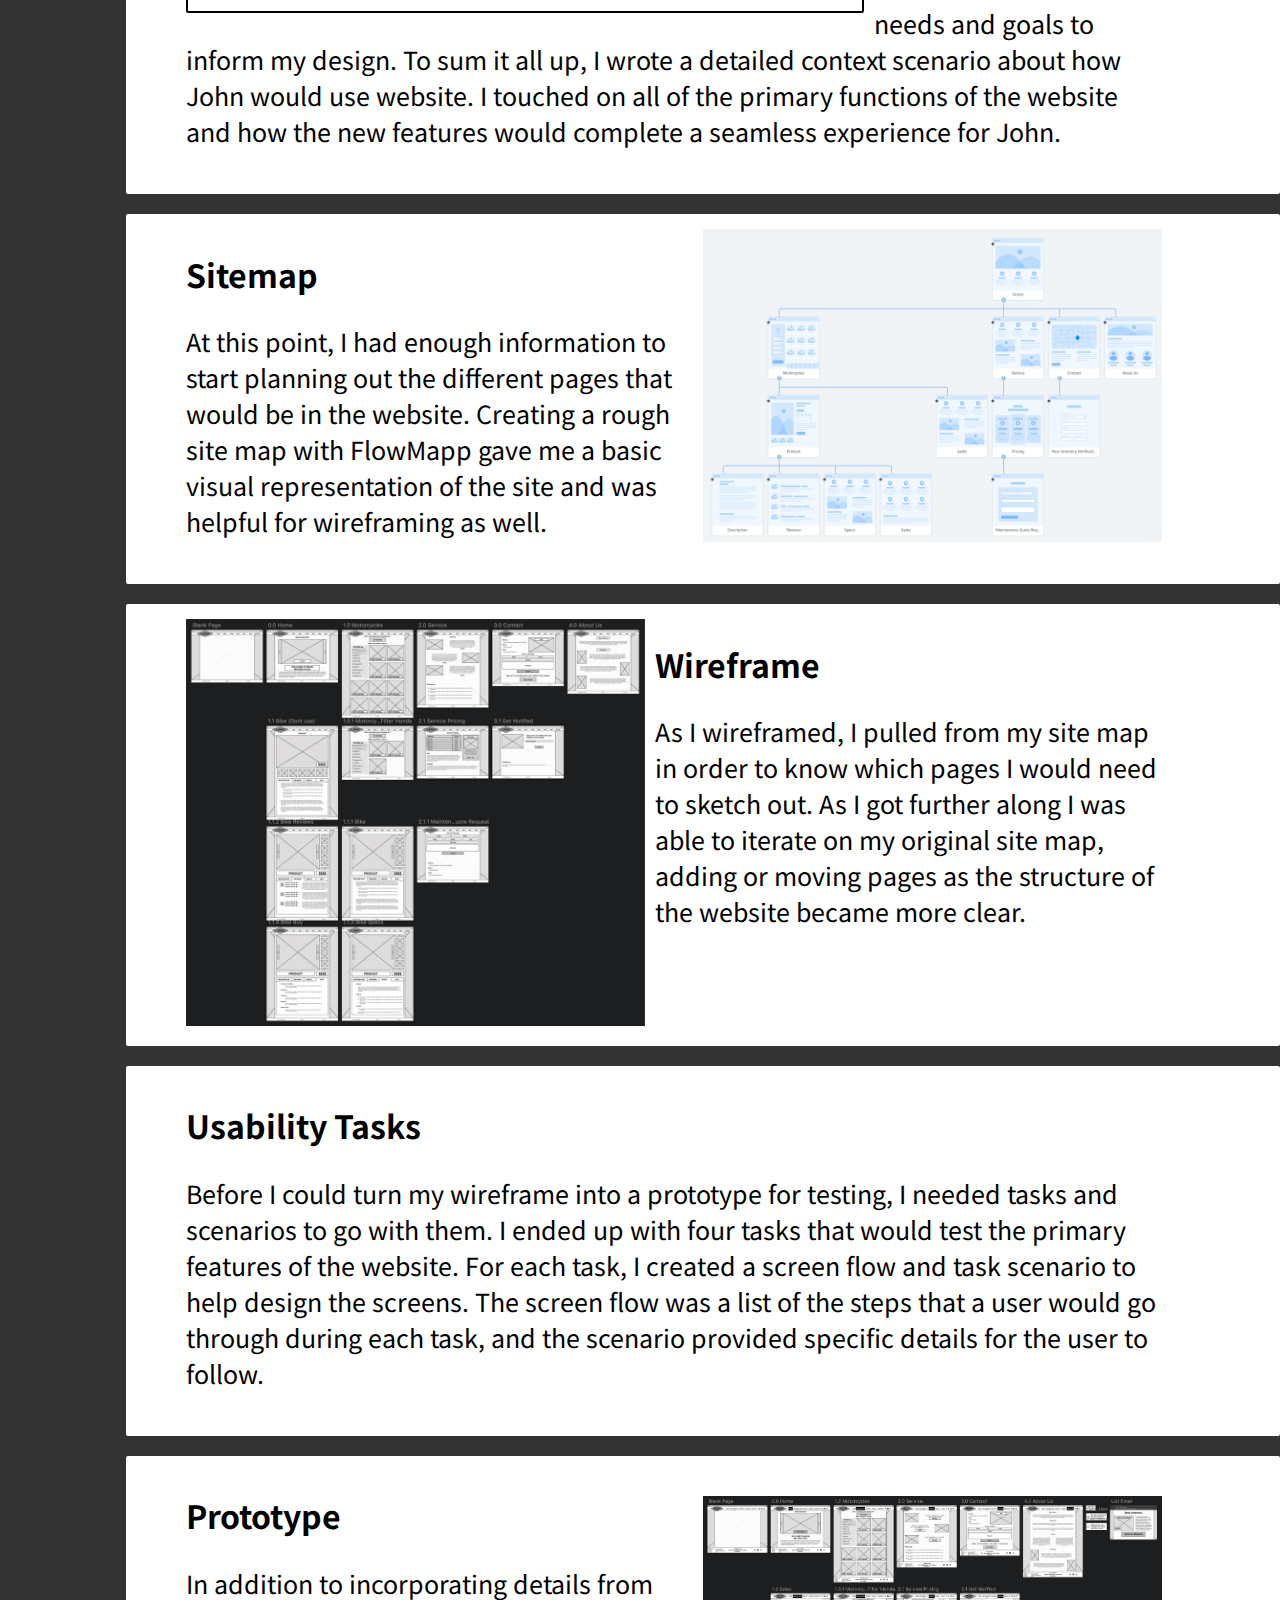
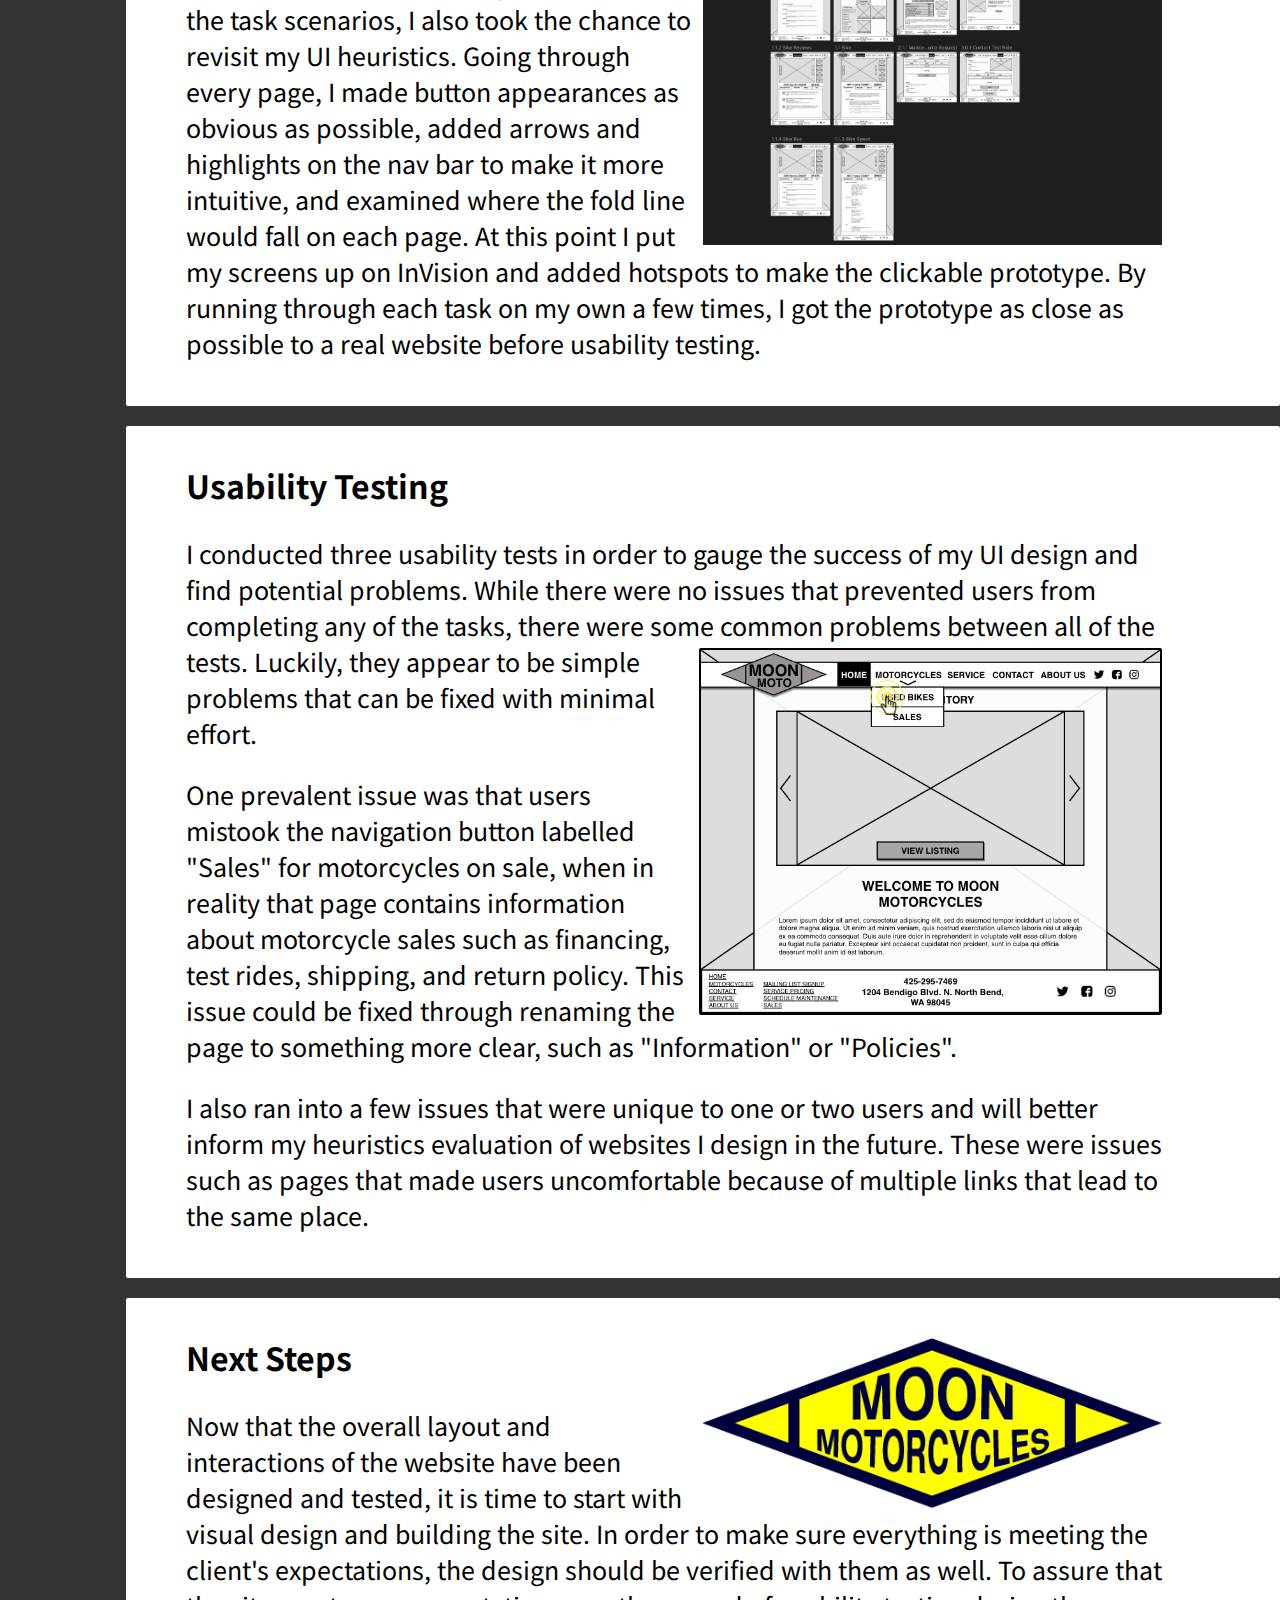
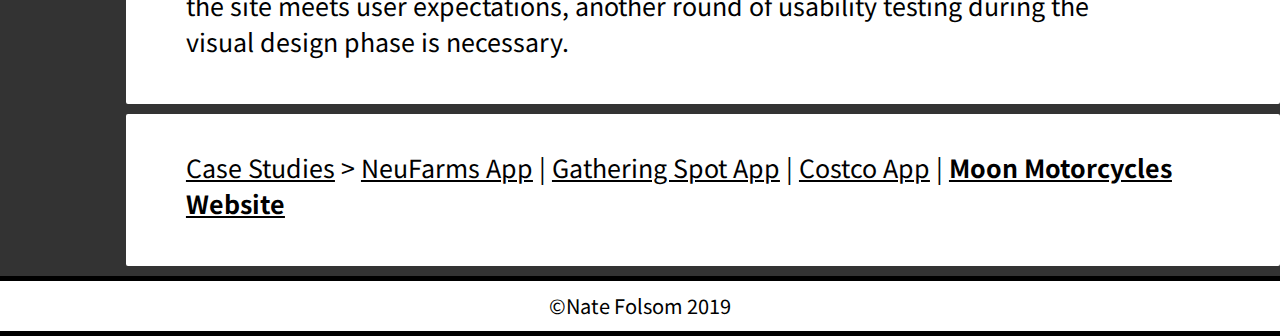
<file: MoonMotorcycles.html>
<!DOCTYPE html>

<html>
<head>
<title>Moon Motorcycles — Nate Folsom</title>
<link rel="shortcut icon" href="P5_Favicon.png" type="image/x-icon">
<link href="https://fonts.googleapis.com/css?family=Noto+Sans+TC:400,700"
rel="stylesheet">
<link href="docs/stylesheet1.css" rel="stylesheet">
</head>
<body>
  <header id="myHeader">
  </header>

  <div class="mainContainer">
    <div class="spacerTop">
    </div>

    <div class="contentContainer">

<!-- PROJECT OVERVIEW -->
<div class="Content">
  <h1>Moon Motorcycles Website Redesign</h1>
  <h2>Project Overview</h2>
     <p><span class="emph">Goal: </span>This project is a conceptual redesign
       of a local motorcycle dealership’s website using the UCD process. The
       business, Moon Motorcycles, sells used motorcycles and wants to increase
       their online presence in order to bring in more customers.</p>
     <p><span class="emph">Roles: </span>Information Architect,
       Interaction Designer, and Usability Tester.</p>
     <p><span class="emph">Duration: </span>Two weeks.</p>
</div>

<!-- COMPARISONS -->
<div class="Content">
  <h2>Research</h2>
  <p>My first step was to take a deeper look at the Moon Motorcycles website,
    as well as the websites of two other motorcycle dealerships in the area.
    I took note of UI elements, navigation, and features that were used for
    each dealership site. This comparison gave me a good idea of the
    features that are most important for a motorcycle dealership to have on the
    website. These include motorcycle inventory, sales information, contact
    information, service, and an about section. I also got a good ideas as to
    what the primary navigation for the website redesign would be.
</p>
</div>

<!-- PERSONA -->
<div class="Content">
  <img class="contentImgL left topper hasBorder" src="moonmotorcycles/p2 persona.jpg"/img>
  <h2>Persona</h2>
  <p>A persona for this project had already been constructed and given to me
    to work with. In order to design around John's pain points, I brainstormed
    features that would address them in terms of a motorcycle dealership website.
    I also took note of John's needs and goals to inform my design. To sum it
    all up, I wrote a detailed context scenario about how John would use website. I
    touched on all of the primary functions of the website and how the new
    features would complete a seamless experience for John.</p>
</div>

<!-- SITEMAP -->
<div class="Content">
  <img class="contentImg right wrapped" src="moonmotorcycles/flowmapp.png"/img>
  <h2>Sitemap</h2>
  <p>At this point, I had enough information to start planning out the
  different pages that would be in the website. Creating a rough site map with
  FlowMapp gave me a basic visual representation of the site and was helpful
  for wireframing as well.</p>
</div>

<!-- WIREFRAME -->
<div class="Content">
  <img class="contentImg left wrapped" src="moonmotorcycles/p2wireframe.png"/img>
  <h2>Wireframe</h2>
  <p>As I wireframed, I pulled from my site map in order to know which pages I
    would need to sketch out. As I got further along I
    was able to iterate on my original site map, adding or moving pages as the
    structure of the website became more clear.</p>
</div>

<!-- TASKS -->
<div class="Content">
  <h2>Usability Tasks</h2>
  <p>Before I could turn my wireframe into a prototype for testing, I needed
    tasks and scenarios to go with them. I ended up with four tasks that would
    test the primary features of the website. For each task, I
    created a screen flow and task scenario to help design the screens. The
    screen flow was a list of the steps that a user would go through during each
    task, and the scenario provided specific details for the user to follow.
  </p>
</div>

<!-- PROTOTYPE -->
<div class="Content">
  <img class="contentImg right topper" src="moonmotorcycles/P2 prototype.png"/img>
  <h2>Prototype</h2>
  <p>In addition to incorporating details from the task scenarios, I also took
    the chance to revisit my UI heuristics. Going through every page, I made
    button appearances as obvious as possible, added arrows
    and highlights on the nav bar to make it more intuitive, and
    examined where the fold line would fall on each page. At this point
    I put my screens up on InVision and added hotspots to make the clickable
    prototype. By running through each task on my own a few times, I got the
    prototype as close as possible to a real website before usability
    testing.
  </p>
</div>

<!-- USABILITY TESTING -->
<div class="Content">
  <h2>Usability Testing</h2>
  <p>I conducted three usability tests in order to gauge the success of my UI
    design and find potential problems. While there were no issues that prevented
    users from completing any of the tasks, there were some common problems between
    all of the tests.
    <img class="contentImg right wrapped hasBorder" src="moonmotorcycles/MMiteration.png"/> Luckily,
    they appear to be simple problems that can be
    fixed with minimal effort. </p>
    <p>One prevalent issue was that users mistook the navigation button labelled
     "Sales" for motorcycles on sale, when in reality that page contains
    information about motorcycle sales such as financing, test rides, shipping,
    and return policy. This issue could be fixed through renaming the page to
    something more clear, such as "Information" or "Policies".
    <p>I also ran into a few issues that were unique to
    one or two users and will better inform my heuristics evaluation of websites
    I design in the future. These were issues such as pages that made users
    uncomfortable because of multiple links that lead to the same place.</p>
</div>

<!-- NEXT STEPS -->
<div class="Content">
  <img class="contentImg right topper" src="moonmotorcycles/MM_LOGO.png"/img>
  <h2>Next Steps</h2>
  <p>Now that the overall layout and interactions of the website have been
  designed and tested, it is time to start with visual design and building
  the site. In order to make sure everything is meeting the client's expectations,
  the design should be verified with them as well. To assure that the site
  meets user expectations, another round of usability testing during the
  visual design phase is necessary.</p>

</div>

<!-- CASE STUDY LINKS -->
<div class="linksContainer">
<div class="linksContent">
  <p class="Links"><a class="caseStudyLinks" href="/">Case Studies</a>
    > <a class="caseStudyLinks" href="NeuFarms">NeuFarms App</a>
  | <a class="caseStudyLinks" href="Costco">Gathering Spot App</a>
  | <a class="caseStudyLinks" href="Costco">Costco App</a>
  | <a class="caseStudyLinks" href="MoonMotorcycles"><span class="emph">Moon Motorcycles Website</span></a></p>
</div></div>
</div>
<div class="spacer">
</div>
<footer>
<p class="footerText">©Nate Folsom 2019</p>
</footer>
</div>
<script src="docs/pageBuild.js"></script>
</body>
</html>
</file>
<file: docs/stylesheet1.css>
/* NATE FOLSOM UX PORTFOLIO STYLESHEET */
/*---------------------------------------
--CONTENTS--
1.0 - UNIVERSAL HTML FORMATTING
  BODY
  HEADINGS
  TEXT STYLES
  SPECIAL TEXT
2.0 - HEADER
3.0 - CONTENT FORMATTING
  CONTENT BOX
  IMAGE FORMATTING
  CASE STUDY LINKS
4.0 - FOOTER
5.0 - PAGE FORMATTING
6.0 - MEDIA QUERIES
-----------------------------------------*/

/***1.0 - UNIVERSAL HTML FORMATTING***/
/* BODY */
body {
  background-image: url("siteBackground.png");
  background-size: contain;
  background-color: #333;
  background-attachment: fixed;
  margin: 0 auto;
  text-align: center;
  color: black;
  font-family: 'Noto Sans TC', sans-serif;
}
/* HEADINGS */
h1 {
  font-size: 40px;
  font-weight: bold;
  margin: 10px 0;
}
h2 {
  font-size: 32px;
  font-weight: bold;
}
/* TEXT STYLES */
a {
  text-decoration: none;
  color: black;
}
p {
  font-size: 25px;
}
/* SPECIAL TEXT */
.emph {
  font-weight: bold;
}
/* LISTS */
.tasks {
  font-size: 25px;
}
  .team {
    list-style-type: none;
    font-size: 25px;
    position: relative;
    left: -40px;
  }

/***2.0 - HEADER***/
/* HEADER GENERAL */
header {
  width: 100%;
  height: 100px;
  position: fixed;
  background-color: rgba(255,255,255, 1);
  top: 0px;
  z-index: 1;
  border-bottom: 10px black solid;
  border-top: 10px black solid;
}

/* NAV BUTTONS */
  .contactNav, .aboutNav {
    -webkit-transition: color .25s ease;
    -o-transition: color .25s ease;
    transition: color .25s ease;
    cursor: pointer;
    display: inline;
  }
  .contactNav:hover, .aboutNav:hover {
    color: #737373;
  }

/* HEADER FLEX FORMATTING */
.headerItems {
  position: relative;
  top: -5px;
  display: -webkit-box;
  display: -ms-flexbox;
  display: flex;
  -webkit-box-align: center;
      -ms-flex-align: center;
          align-items: center;
  height: inherit;
  width: inherit;
  -ms-flex-pack: distribute;
      justify-content: space-around;
}
/* HEADER TITLES */
  .UXp {
    font-size: 140px;
    display: inline;
    font-weight: bold;
    position: relative;
    top: -2px;
    cursor: pointer;
  }
  .titleName {
    display: inline;
    font-size: 80px;
    font-weight: bold;
    cursor: pointer;
  }

/***3.0 - CONTENT FORMATTING***/
/* CONTENT BOX */
  .Content {
    padding: 10px 10% 20px 60px;
    margin: 10px 0 10px 2%;
    float: left;
    text-align: left;
    background-color: white;
    border-radius: 2px;
    height: auto;
    z-index: 0;
    -webkit-transition: -webkit-transform .5s ease;
    transition: -webkit-transform .5s ease;
    -o-transition: transform .5s ease;
    -webkit-transition: margin .5s ease;
    -o-transition: margin .5s ease;
    transition: margin .5s ease;
  }

/* CONTENT IMAGE FORMATS */
  .contentImg {
    min-width: 325px;
    width: 47%;
  }
  .contentImgL {
    width: 69%;
  }
  .contentImgF {
    width: 100%;
  }
  .contentImgS {
    width: 30%;
  }
  .contentImgXS {
    width: 17%;
  }
  .imgRow {
   display: -webkit-box;
   display: -ms-flexbox;
   display: flex;
   -webkit-box-align: center;
       -ms-flex-align: center;
           align-items: center;
   height: auto;
   margin: 0 -5px;
 }
 .imgCol {
  display: -webkit-box;
  display: -ms-flexbox;
  display: flex;
  -webkit-box-align: center;
      -ms-flex-align: center;
          align-items: center;
  height: auto;
  -webkit-box-orient: vertical;
  -webkit-box-direction: normal;
  -ms-flex-direction: column;
  flex-direction: column;
  margin: -5px 0;
}
.colImg {
  -webkit-box-flex: 1;
      -ms-flex: 1 1 auto;
          flex: 1 1 auto;
  min-width: 0;
  width: 100%;
  height: 100%;
  margin: 5px 0;
}
 .rowL {
   width: 100%;
 }
 .rowM {
   width: 50%;
 }
 .rowImg {
   -webkit-box-flex: 1;
       -ms-flex: 1 1 auto;
           flex: 1 1 auto;
   min-width: 0;
   width: 100%;
   height: 100%;
   margin: 0 5px;
 }
 .hasBorder {
   border: 2px black solid;
   border-radius: 2px;
 }
 .left {
   float: left;
   margin-right: 10px;
 }
 .right {
   float: right;
   margin-left: 10px;
 }
 .topper {
   margin-top: 30px;
 }
 .wrapped {
   margin-top: 5px;
 }

  /* CASE STUDY LINKS */
  .linksContainer {
    min-width: 98%;
    margin: 20px 0 10px 2%;
    background-color: white;
    border-radius: 2px;
    display: -webkit-box;
    display: -ms-flexbox;
    display: flex;
    -webkit-box-pack: stretch;
        -ms-flex-pack: stretch;
            justify-content: stretch;
  }
  .linksContent {
    min-width: 90%;
    float: left;
    text-align: left;
    margin: 10px 10% 20px 60px;
    height: auto;
  }
  .caseStudyLinks {
    text-decoration: underline;
  }
  .Links {
    /*padding: 10px 10% 20px 60px;*/
  }

/***4.0 - FOOTER***/
    footer {
      -webkit-box-flex: 0;
          -ms-flex: 0 0 auto;
              flex: 0 0 auto;
      -webkit-box-pack: center;
          -ms-flex-pack: center;
              justify-content: center;
      width: 100%;
      height: 50px;
      background-color: white;
      border-top: 5px black solid;
      border-bottom: 5px black solid;
    }
    .footerText {
      font-size: 20px;
      position: relative;
      top: -10px;
    }

/***5.0 PAGE FORMATTING***/
  .mainContainer {
    min-height: 100vh;
    width: 100%;
    display: -webkit-box;
    display: -ms-flexbox;
    display: flex;
    -webkit-box-orient: vertical;
    -webkit-box-direction: normal;
        -ms-flex-direction: column;
            flex-direction: column;
  }
  .contentContainer {
    margin-left: 8%;
  }
  .spacer {
    -webkit-box-flex: 1;
        -ms-flex: 1 1 auto;
            flex: 1 1 auto;
  }
  .spacerTop {
    -webkit-box-flex: 0;
        -ms-flex: 0 0 auto;
            flex: 0 0 auto;
    height: 120px;
  }



/***6.0 - MEDIA QUERIES***/
@media only screen and (max-width: 1000px){
  .Content {
      padding: 10px 1% 20px 60px;
      margin: 20px 0 20px 2%;
    }
  .titleName {
      font-size: 50px;
    }
  .contentContainer {
    margin-left: 4%;
  }
  }
</file>
